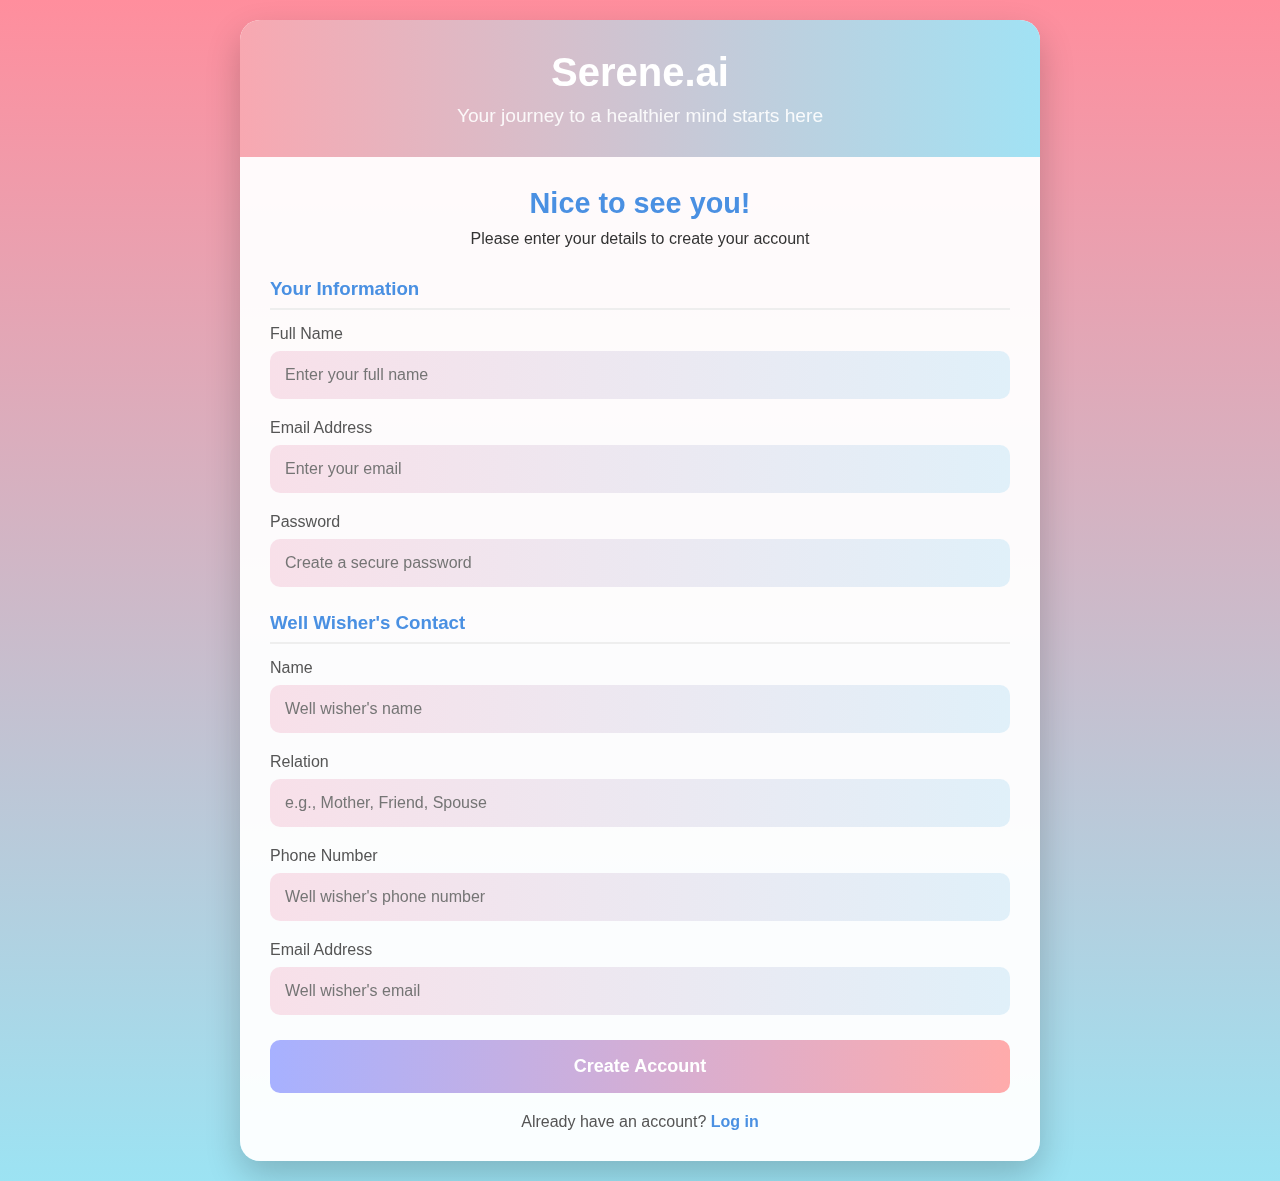
<file: SIH Frontend 2/index.html>
<!DOCTYPE html>
<html lang="en">
<head>
    <meta charset="UTF-8">
    <meta name="viewport" content="width=device-width, initial-scale=1.0">
    <title>Serene.ai - Home</title>
    <link rel="stylesheet" href="style.css">
    <style>
        .greeting-section {
            background: #fdf0f4;
            border-radius: 15px;
            padding: 20px;
            margin-bottom: 20px;
            text-align: center;
        }

        .greeting-section h2 {
            font-size: 1.5rem;
            color: #333;
            margin-bottom: 15px;
        }

        .emoji-container {
            display: flex;
            justify-content: space-around;
            margin-bottom: 15px;
        }

        .emoji-button {
            font-size: 2.5rem;
            cursor: pointer;
            transition: transform 0.2s ease-in-out;
        }

        .emoji-button:hover {
            transform: scale(1.2);
        }

        .button-group a.btn {
            padding: 20px;
            margin-top: 15px;
        }

        .button-group .talk-serene {
            background: #6e8efb;
            color: white;
        }

        .button-group .meditation {
            background: #4fc197;
        }

        .button-group .journal {
            background: #d0af7a;
        }

        .button-group .counseling {
            background: #f69fa1;
        }

        .button-group .community {
            background: #e691d3;
        }
    </style>
</head>
<body>
    <ul class="bubbles">
        <li></li>
        <li></li>
        <li></li>
        <li></li>
        <li></li>
        <li></li>
        <li></li>
        <li></li>
        <li></li>
        <li></li>
    </ul>

    <div class="container">
        <div class="header">
            <h1>Mellow</h1>
            <p>Your journey to a healthier mind starts here</p>
        </div>

        <div class="content-section">
            <div class="home-content">
                <div class="greeting-section">
                    <h2 id="welcome-message">Hello,</h2>
                    <h2>How are you feeling today?</h2>
                    <div class="emoji-container">
                        <span class="emoji-button" data-feeling="happy">😃</span>
                        <span class="emoji-button" data-feeling="calm">😌</span>
                        <span class="emoji-button" data-feeling="neutral">😐</span>
                        <span class="emoji-button" data-feeling="sad">😞</span>
                        <span class="emoji-button" data-feeling="anxious">😰</span>
                    </div>
                </div>

                <div class="button-group">
                    <a href="serene.html" class="btn talk-serene">Talk to Serene.ai</a>
                    <a href="meditations.html" class="btn meditation">Meditation</a>
                    <a href="journal.html" class="btn journal">Journal</a>
                    <a href="book.html" class="btn counseling">Book Counseling</a>
                    <a href="community.html" class="btn community">Community</a>
                </div>
            </div>
        </div>
    </div>

    <div class="footer">
        <p><a href="privacy.html">Privacy</a> | <a href="#">Contact</a></p>
    </div>

    <script>
        function logout() {
            localStorage.removeItem('userData');
            window.location.href = 'login-signup.html';
        }

        window.addEventListener('load', () => {
            const storedData = localStorage.getItem('userData');
            const welcomeMessage = document.getElementById('welcome-message');

            if (storedData) {
                const userData = JSON.parse(storedData);
                welcomeMessage.textContent = `Hello, ${userData.name}!`;
            } else {
                window.location.href = 'login-signup.html';
            }
        });

        const emojis = document.querySelectorAll('.emoji-button');
        emojis.forEach(emoji => {
            emoji.addEventListener('click', () => {
                const feeling = emoji.getAttribute('data-feeling');
                let message = "";

                switch (feeling) {
                    case 'sad':
                        message = "It's okay to feel this way. Connecting with Serene.ai or reaching out in the community may provide valuable support.";
                        break;
                    case 'anxious':
                        message = "Feeling anxious is challenging. Consider booking a confidential counseling session to talk with a professional.";
                        break;
                    case 'happy':
                        message = "We're happy to hear that! How about documenting your positive thoughts in a gratitude note within your Journal?";
                        break;
                    case 'calm':
                        message = "What a wonderful state of mind. Maintaining this feeling is important. Explore a new guided meditation or add a relaxing note to your Journal.";
                        break;
                    case 'neutral':
                        message = "Exploring your inner state can be enlightening. A brief meditation can often help you gain perspective.";
                        break;
                }
                alert(message);
            });
        });
    </script>
    <!-- === Backend integration: log mood to API === -->
    <script>
    // Set API base URL (local dev; change later for deployed backend)
    const API_BASE = "http://127.0.0.1:8000/v1";

    // Helper function for fetch with error handling
    async function jsonFetch(url, opts = {}) {
        const res = await fetch(url, {
        headers: { "Content-Type": "application/json", ...(opts.headers||{}) },
        ...opts
        });
        if (!res.ok) throw new Error(await res.text().catch(()=> res.statusText));
        try { return await res.json(); } catch { return null; }
    }

    // Map UI feelings to backend moods
    const FEELING_TO_MOOD = { happy: "happy", calm: "happy", neutral: "neutral", sad: "sad", anxious: "sad" };

    // Attach click handlers after DOM is loaded
    window.addEventListener("DOMContentLoaded", () => {
        document.querySelectorAll(".emoji-button").forEach(el => {
        el.addEventListener("click", async () => {
            const feeling = el.getAttribute("data-feeling");
            const mood = FEELING_TO_MOOD[feeling] || "neutral";

            // Grab alias from localStorage or fallback
            const alias = (() => {
            try { return (JSON.parse(localStorage.getItem("userData"))||{}).name || "A Student"; }
            catch { return "A Student"; }
            })();

            const url = `${API_BASE}/moods`;
            console.log("Posting mood →", url, { mood, alias });  // debug log

            try {
            await jsonFetch(url, {
                method: "POST",
                body: JSON.stringify({ mood, alias })
            });
            console.log("Mood logged successfully");
            } catch (e) {
            console.warn("Mood log failed:", e.message);
            }
        });
        });
    });
    </script>

</body>
</html>
</file>
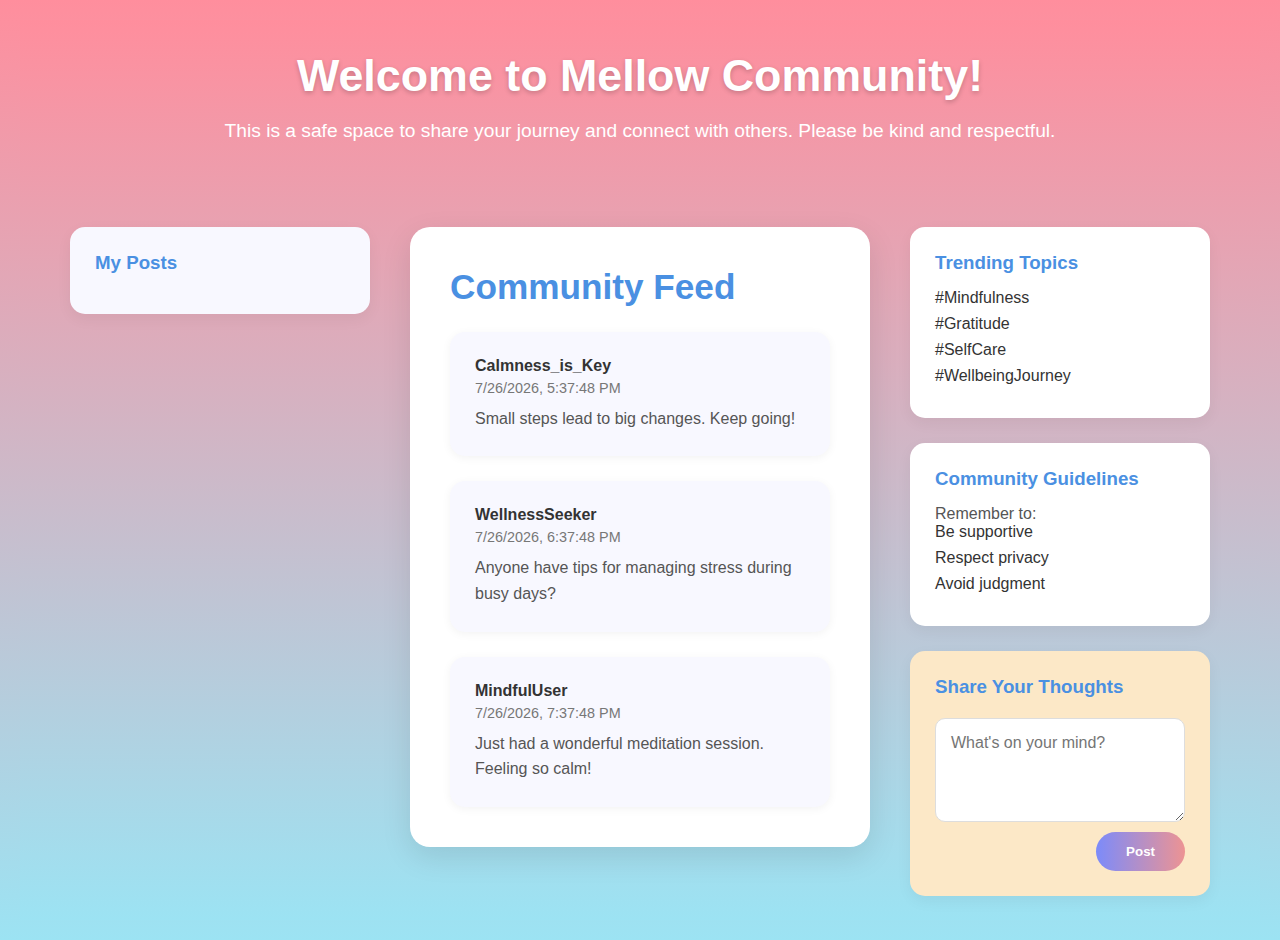
<file: SIH Frontend 2/community.html>
<!DOCTYPE html>
<html lang="en">
<head>
    <meta charset="UTF-8">
    <meta name="viewport" content="width=device-width, initial-scale=1.0">
    <title>Mellow - Community</title>
    <link rel="stylesheet" href="style.css">
    <link rel="stylesheet" href="https://cdnjs.cloudflare.com/ajax/libs/font-awesome/6.0.0-beta3/css/all.min.css">
</head>
<body>
    <div class="community-page-wrapper">
        <div class="welcome-banner">
            <h2>Welcome to Mellow Community!</h2>
            <p>This is a safe space to share your journey and connect with others. Please be kind and respectful.</p>
        </div>

        <div class="community-container">
            <div class="community-sidebar left-sidebar">
                <div class="sidebar-card my-posts-card">
                    <h3>My Posts</h3>
                    <div id="my-posts-feed">
                    </div>
                </div>
            </div>

            <div class="community-main">
                <h2 class="community-title">Community Feed</h2>
                <div class="post-feed" id="community-feed">
                </div>
            </div>

            <div class="community-sidebar right-sidebar">
                <div class="sidebar-card">
                    <h3>Trending Topics</h3>
                    <ul>
                        <li>#Mindfulness</li>
                        <li>#Gratitude</li>
                        <li>#SelfCare</li>
                        <li>#WellbeingJourney</li>
                    </ul>
                </div>
                <div class="sidebar-card">
                    <h3>Community Guidelines</h3>
                    <p>Remember to:</p>
                    <ul>
                        <li>Be supportive</li>
                        <li>Respect privacy</li>
                        <li>Avoid judgment</li>
                    </ul>
                </div>
                <div class="sidebar-card post-form-card">
                    <h3>Share Your Thoughts</h3>
                    <div class="post-form">
                        <textarea id="post-content" placeholder="What's on your mind?" rows="4"></textarea>
                        <button id="post-btn">Post</button>
                    </div>
                </div>
            </div>
        </div>
    </div>
    <script>
        document.addEventListener('DOMContentLoaded', () => {
            const postBtn = document.getElementById('post-btn');
            const postContent = document.getElementById('post-content');
            const communityFeed = document.getElementById('community-feed');
            const myPostsFeed = document.getElementById('my-posts-feed');
            
            const USER_ID = "current_user"; // Placeholder for a unique user ID

            // Dummy posts for demonstration
            const dummyPosts = [
                { id: 'p1', author: 'MindfulUser', content: 'Just had a wonderful meditation session. Feeling so calm!', date: new Date(Date.now() - 3600000).toISOString(), userId: 'user1' },
                { id: 'p2', author: 'WellnessSeeker', content: 'Anyone have tips for managing stress during busy days?', date: new Date(Date.now() - 7200000).toISOString(), userId: 'user2' },
                { id: 'p3', author: 'Calmness_is_Key', content: 'Small steps lead to big changes. Keep going!', date: new Date(Date.now() - 10800000).toISOString(), userId: 'user3' },
            ];
            
            // Initial placeholder for posts
            if (!localStorage.getItem('myCommunityPosts')) {
                localStorage.setItem('myCommunityPosts', JSON.stringify([]));
            }
            if (!localStorage.getItem('dummyPosts')) {
                localStorage.setItem('dummyPosts', JSON.stringify(dummyPosts));
            }

            function loadPosts() {
                const myPosts = JSON.parse(localStorage.getItem('myCommunityPosts')) || [];
                const communityPosts = JSON.parse(localStorage.getItem('dummyPosts')) || [];
                
                myPostsFeed.innerHTML = '';
                
                communityFeed.innerHTML = '';
                
                // Load my posts
                myPosts.forEach(post => {
                    const postElement = document.createElement('div');
                    postElement.className = 'post-item my-post-item';
                    postElement.innerHTML = `
                        <div class="post-header">
                            <div class="post-meta-container">
                                <span class="post-author">${post.author}</span>
                                <span class="post-date">${new Date(post.date).toLocaleString()}</span>
                            </div>
                            <button class="delete-btn" data-id="${post.id}"><i class="fas fa-times"></i></button>
                        </div>
                        <p class="post-content-text">${post.content}</p>
                    `;
                    myPostsFeed.prepend(postElement);
                });

                // Load community posts
                communityPosts.forEach(post => {
                    const postElement = document.createElement('div');
                    postElement.className = 'post-item';
                    postElement.innerHTML = `
                        <div class="post-header">
                            <div class="post-meta-container">
                                <span class="post-author">${post.author}</span>
                                <span class="post-date">${new Date(post.date).toLocaleString()}</span>
                            </div>
                        </div>
                        <p class="post-content-text">${post.content}</p>
                    `;
                    communityFeed.prepend(postElement);
                });
            }

            function addPost() {
                const content = postContent.value.trim();
                if (content === "") {
                    alert("Your post can't be empty.");
                    return;
                }

                const myPosts = JSON.parse(localStorage.getItem('myCommunityPosts')) || [];
                const userData = JSON.parse(localStorage.getItem('userData'));
                const author = (userData && userData.name) ? userData.name : 'Anonymous';

                const newPost = {
                    id: Date.now().toString(),
                    author: author,
                    content: content,
                    date: new Date().toISOString(),
                    userId: USER_ID
                };

                myPosts.unshift(newPost);
                localStorage.setItem('myCommunityPosts', JSON.stringify(myPosts));

                postContent.value = '';
                loadPosts();
            }

            function deletePost(postId) {
                let myPosts = JSON.parse(localStorage.getItem('myCommunityPosts')) || [];
                myPosts = myPosts.filter(post => post.id !== postId);
                localStorage.setItem('myCommunityPosts', JSON.stringify(myPosts));
                loadPosts();
            }

            postBtn.addEventListener('click', addPost);

            // Event listener for delete buttons
            myPostsFeed.addEventListener('click', (e) => {
                if (e.target.closest('.delete-btn')) {
                    const postId = e.target.closest('.delete-btn').dataset.id;
                    if (confirm("Are you sure you want to delete this post?")) {
                        deletePost(postId);
                    }
                }
            });

            loadPosts();
        });
    </script>
    <!-- === Backend integration: community feed & submit === -->
    <script>
    const API_BASE = "http://127.0.0.1:8000/v1";  // change later
    async function jsonFetch(url, opts = {}) {
        const res = await fetch(url, { headers: { "Content-Type":"application/json" }, ...opts });
        if (!res.ok) throw new Error(await res.text().catch(()=> res.statusText));
        try { return await res.json(); } catch { return null; }
    }
    const esc = s => s.replace(/[<>&]/g, c => ({'<':'&lt;','>':'&gt;','&':'&amp;'}[c]));

    // augment existing loadPosts() by also pulling server "live" posts
    (function integrateCommunity(){
        const communityFeed = document.getElementById('community-feed');
        const postBtn       = document.getElementById('post-btn');
        const postContent   = document.getElementById('post-content');

        async function loadServerFeed(){
        try {
            const posts = await jsonFetch(`${API_BASE}/posts?status=live`);
            if (!Array.isArray(posts)) return;
            // Clear server section & append posts from API at the top
            const server = document.createElement('div');
            server.setAttribute('data-server-feed','1');
            server.innerHTML = posts.map(p => `
            <div class="post-item">
                <div class="post-header">
                <div class="post-meta-container">
                    <span class="post-author">${esc(p.alias || 'Anonymous')}</span>
                    <span class="post-date">${new Date(p.created_at).toLocaleString()}</span>
                </div>
                </div>
                <p class="post-content-text">${esc(p.body)}</p>
            </div>
            `).join('');
            // remove older server feed block if present, then prepend
            const old = communityFeed.querySelector('[data-server-feed]');
            if (old) old.remove();
            communityFeed.prepend(server);
        } catch (e) {
            console.warn("Could not load server community feed:", e.message);
        }
        }

        async function submitToServer(){
        const body = postContent.value.trim();
        if (body.length < 10) return; // your local validation already handles alert
        const alias = (() => {
            try { return (JSON.parse(localStorage.getItem('userData'))||{}).name || "Anonymous"; }
            catch { return "Anonymous"; }
        })();
        try {
            await jsonFetch(`${API_BASE}/posts`, {
            method: "POST",
            body: JSON.stringify({ category: "General", body, anon: true, alias })
            });
            // server keeps it pending; your local UI will still show local "My Posts"
            // re-pull live feed (so any pre-approved seed items show)
            loadServerFeed();
        } catch (e) {
            console.warn("Post submit (server) failed:", e.message);
        }
        }

        // Hook on top of your existing addPost() button
        if (postBtn) {
        postBtn.addEventListener('click', () => { submitToServer(); });
        }

        // Load server feed once on page load (alongside your local dummy feed)
        loadServerFeed();
    })();
    </script>
</body>
</html>
</file>
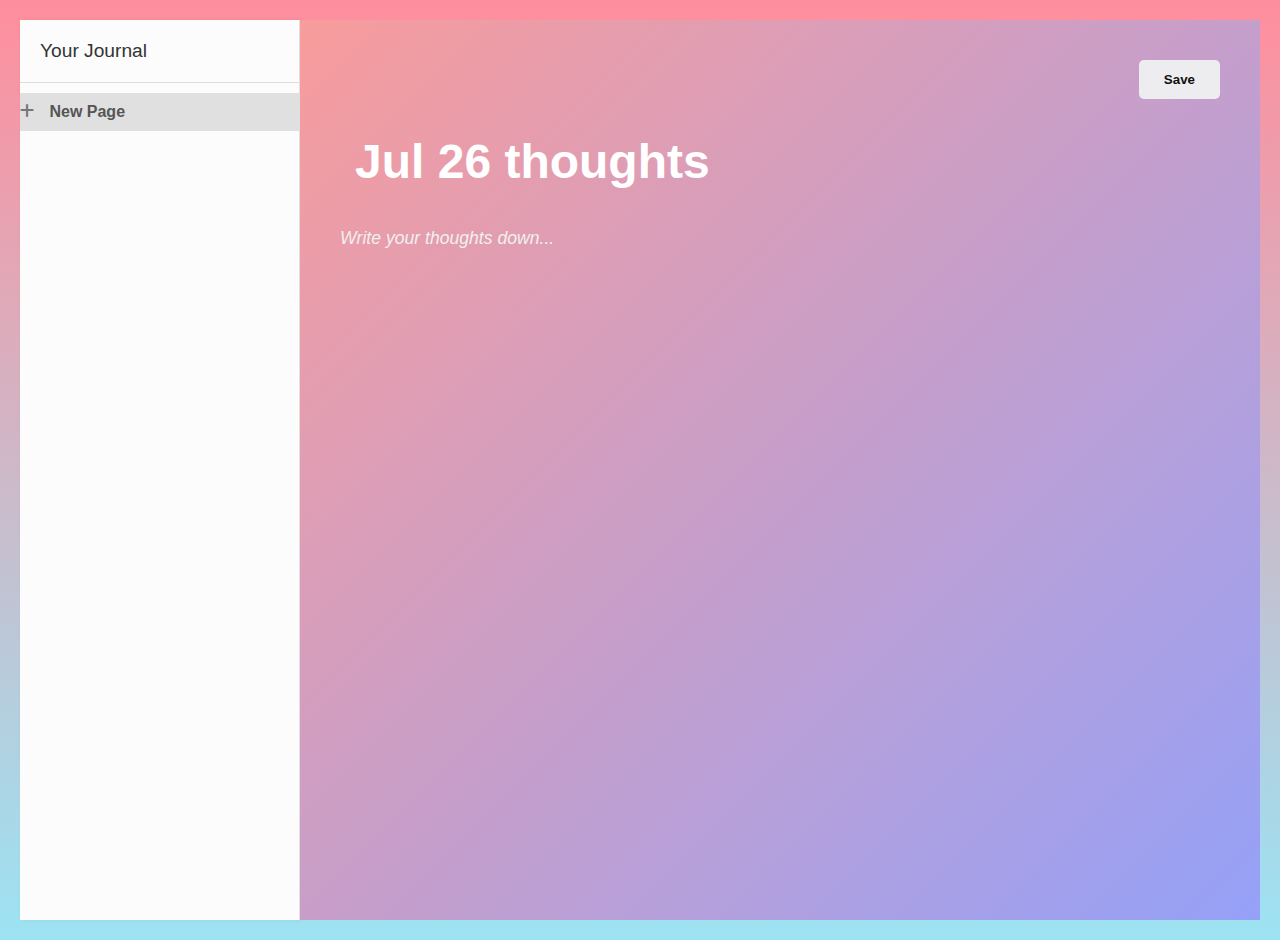
<file: SIH Frontend 2/journal.html>
<!DOCTYPE html>
<html lang="en">
<head>
    <meta charset="UTF-8">
    <meta name="viewport" content="width=device-width, initial-scale=1.0">
    <title>Mellow - Journal</title>
    <link rel="stylesheet" href="style.css">
    <link rel="stylesheet" href="https://cdnjs.cloudflare.com/ajax/libs/font-awesome/6.0.0-beta3/css/all.min.css">
</head>
<body>
    <div class="journal-container">
        <div class="journal-sidebar">
            <div class="sidebar-header">
                <h2 id="user-name"></h2>
            </div>
            <div class="sidebar-menu">
                <a href="#" class="sidebar-item active" id="new-entry-btn">
                    <i class="fas fa-plus"></i> New Page
                </a>
                <div id="journal-list">
                </div>
            </div>
        </div>

        <div class="journal-content">
            <div class="content-header">
                <div class="header-left">
                </div>
                <div class="header-right">
                    <button id="save-btn" class="journal-btn">Save</button>
                </div>
            </div>

            <div class="content-body">
                <input type="text" id="journal-title" class="journal-title-input" placeholder="Untitled">
                <div id="journal-editor" class="journal-editor" contenteditable="true" placeholder="Write your thoughts down..."></div>
            </div>
        </div>
    </div>
    
    <script>
        document.addEventListener('DOMContentLoaded', () => {
            const userNameEl = document.getElementById('user-name');
            const journalList = document.getElementById('journal-list');
            const newEntryBtn = document.getElementById('new-entry-btn');
            const journalTitleInput = document.getElementById('journal-title');
            const journalEditor = document.getElementById('journal-editor');
            const saveBtn = document.getElementById('save-btn');
            
            let currentEntryId = null;

            // Set user's name from local storage
            const userData = JSON.parse(localStorage.getItem('userData'));
            if (userData && userData.name) {
                userNameEl.textContent = `${userData.name}'s Journal`;
            } else {
                userNameEl.textContent = "Your Journal";
            }

            // Load saved entries on page load
            loadEntries();
            newEntry();

            function loadEntries() {
                journalList.innerHTML = '';
                const entries = JSON.parse(localStorage.getItem('journalEntries')) || [];
                
                // Add a delete button to each entry in the list
                entries.forEach(entry => {
                    const entryWrapper = document.createElement('div');
                    entryWrapper.className = 'sidebar-item-wrapper';

                    const entryLink = document.createElement('a');
                    entryLink.href = '#';
                    entryLink.className = 'sidebar-item';
                    entryLink.dataset.id = entry.id;
                    entryLink.textContent = entry.title || 'Untitled';
                    entryLink.addEventListener('click', () => {
                        openEntry(entry.id);
                    });
                    
                    const deleteButton = document.createElement('span');
                    deleteButton.className = 'delete-journal-btn';
                    deleteButton.innerHTML = '<i class="fas fa-times"></i>';
                    deleteButton.addEventListener('click', (e) => {
                        e.stopPropagation(); // Prevents the entry from being opened
                        if (confirm('Are you sure you want to delete this journal entry?')) {
                            deleteEntry(entry.id);
                        }
                    });

                    entryWrapper.appendChild(entryLink);
                    entryWrapper.appendChild(deleteButton);
                    journalList.appendChild(entryWrapper);
                });
            }

            function newEntry() {
                const today = new Date().toLocaleDateString('en-US', {
                    month: 'short',
                    day: 'numeric'
                });
                const defaultTitle = `${today} thoughts`;
                
                journalTitleInput.value = defaultTitle;
                journalEditor.innerHTML = '';
                currentEntryId = null;

                const activeItem = document.querySelector('.sidebar-item.active');
                if (activeItem) activeItem.classList.remove('active');
                newEntryBtn.classList.add('active');
            }

            function openEntry(id) {
                const entries = JSON.parse(localStorage.getItem('journalEntries'));
                const entry = entries.find(e => e.id === id);
                if (entry) {
                    journalTitleInput.value = entry.title;
                    journalEditor.innerHTML = entry.content;
                    currentEntryId = id;

                    const activeItem = document.querySelector('.sidebar-item.active');
                    if (activeItem) activeItem.classList.remove('active');
                    document.querySelector(`.sidebar-item[data-id='${id}']`).classList.add('active');
                }
            }

            function saveEntry() {
                const entries = JSON.parse(localStorage.getItem('journalEntries')) || [];
                const title = journalTitleInput.value || 'Untitled';
                const content = journalEditor.innerHTML;

                if (!content.trim()) {
                    alert('Please write something before saving.');
                    return;
                }

                if (currentEntryId) {
                    // Update existing entry
                    const entryIndex = entries.findIndex(e => e.id === currentEntryId);
                    if (entryIndex > -1) {
                        entries[entryIndex].title = title;
                        entries[entryIndex].content = content;
                    }
                } else {
                    // Create new entry
                    const newEntry = {
                        id: Date.now(),
                        title: title,
                        content: content,
                        date: new Date().toISOString()
                    };
                    entries.unshift(newEntry);
                }

                localStorage.setItem('journalEntries', JSON.stringify(entries));
                loadEntries();
                alert('Journal entry saved!');
            }

            function deleteEntry(id) {
                let entries = JSON.parse(localStorage.getItem('journalEntries')) || [];
                entries = entries.filter(entry => entry.id !== id);
                localStorage.setItem('journalEntries', JSON.stringify(entries));
                
                if (currentEntryId === id) {
                    newEntry(); // Open a new blank entry if the deleted one was active
                }
                loadEntries();
            }

            newEntryBtn.addEventListener('click', (e) => {
                e.preventDefault();
                newEntry();
            });

            saveBtn.addEventListener('click', saveEntry);
        });
    </script>
    <!-- === Backend integration: journal save/list === -->
    <script>
    const API_BASE = "http://127.0.0.1:8000/v1";  // change later
    async function jsonFetch(url, opts = {}) {
        const res = await fetch(url, { headers: { "Content-Type":"application/json" }, ...opts });
        if (!res.ok) throw new Error(await res.text().catch(()=> res.statusText));
        try { return await res.json(); } catch { return null; }
    }

    (function integrateJournal(){
        const journalList   = document.getElementById('journal-list');
        const journalTitle  = document.getElementById('journal-title');
        const journalEditor = document.getElementById('journal-editor');
        const saveBtn       = document.getElementById('save-btn');

        function getAlias(){
        try { return (JSON.parse(localStorage.getItem('userData'))||{}).name || "A Student"; }
        catch { return "A Student"; }
        }

        async function loadServerEntries(){
        const alias = getAlias();
        try {
            const rows = await jsonFetch(`${API_BASE}/journal?user_alias=${encodeURIComponent(alias)}`);
            if (!Array.isArray(rows)) return;
            // Render server entries at the top of the sidebar (non-destructive)
            const block = document.createElement('div');
            block.setAttribute('data-server-journal','1');
            rows.forEach(e => {
            const a = document.createElement('a');
            a.href = '#';
            a.className = 'sidebar-item';
            a.textContent = e.user_alias + " — " + new Date(e.created_at).toLocaleString();
            a.addEventListener('click', ev => {
                ev.preventDefault();
                journalTitle.value   = e.user_alias + " — " + new Date(e.created_at).toLocaleString();
                journalEditor.innerHTML = e.text;
            });
            block.appendChild(a);
            });
            const old = journalList.querySelector('[data-server-journal]');
            if (old) old.remove();
            journalList.prepend(block);
        } catch (e) {
            console.warn("Journal list (server) failed:", e.message);
        }
        }

        async function saveToServer(){
        const alias = getAlias();
        const text  = journalEditor.innerHTML.trim();
        if (!text) return;
        try {
            await jsonFetch(`${API_BASE}/journal`, {
            method: "POST",
            body: JSON.stringify({ user_alias: alias, text })
            });
            // refresh server list
            loadServerEntries();
        } catch (e) {
            console.warn("Journal save (server) failed:", e.message);
        }
        }

        if (saveBtn) saveBtn.addEventListener('click', () => saveToServer());
        // initial load
        loadServerEntries();
    })();
    </script>
</body>
</html>
</file>
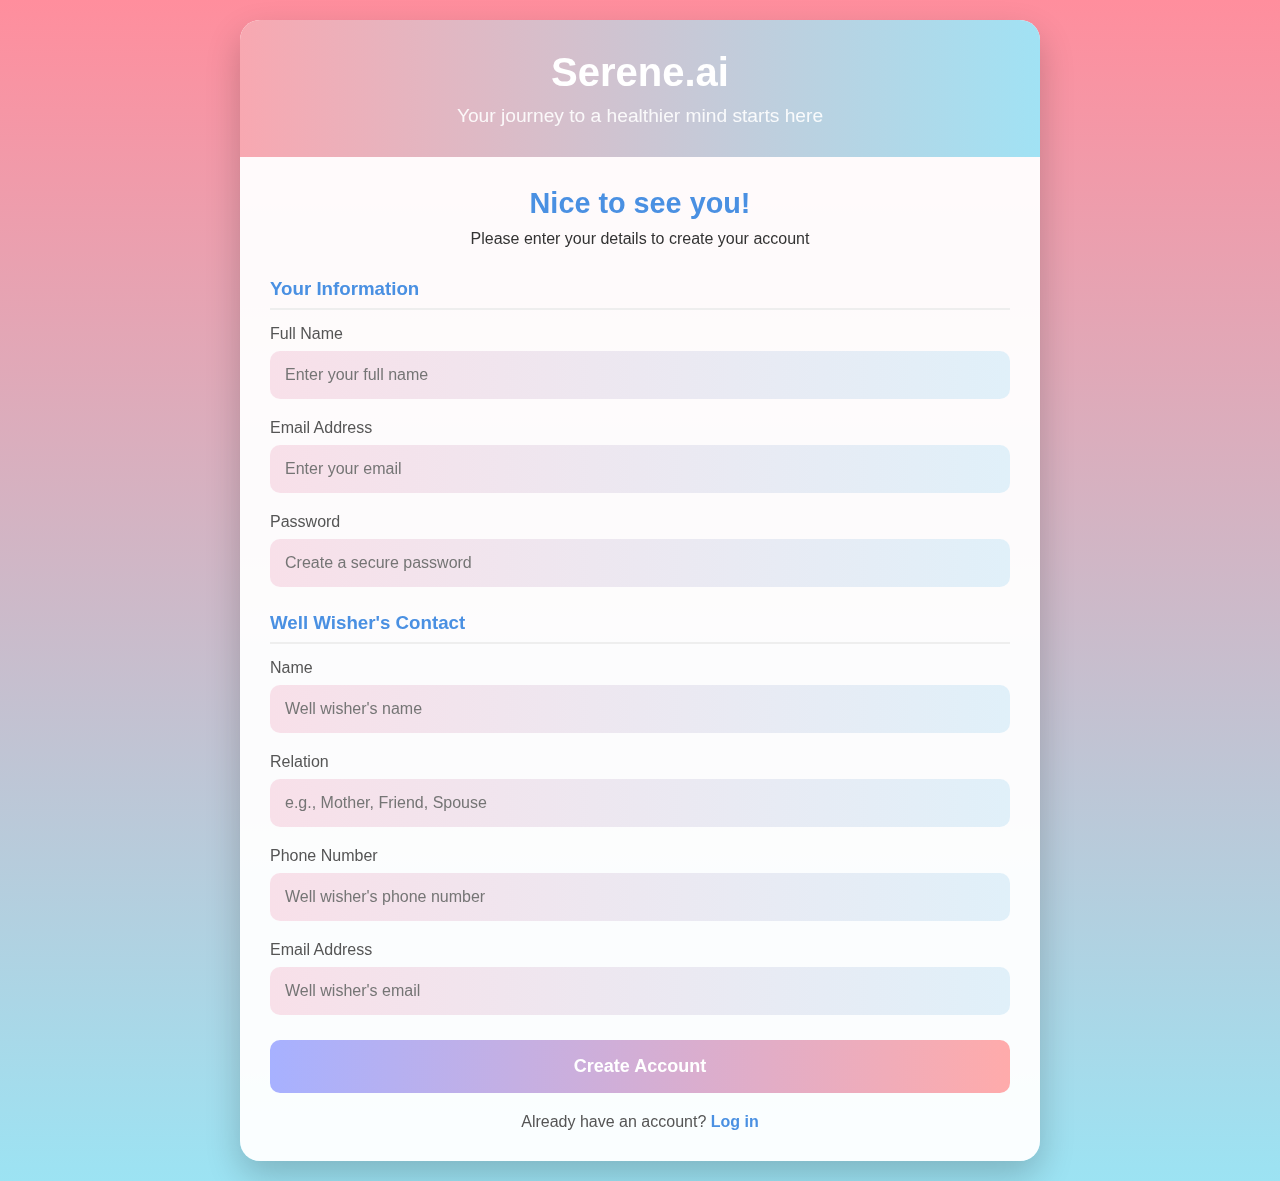
<file: SIH Frontend 2/login-signup.html>
<!DOCTYPE html>
<html lang="en">
<head>
    <meta charset="UTF-8">
    <meta name="viewport" content="width=device-width, initial-scale=1.0">
    <title>Mellow - Log In / Sign Up</title>
    <link rel="stylesheet" href="style.css">
</head>
<body>
    <ul class="bubbles">
        <li></li>
        <li></li>
        <li></li>
        <li></li>
        <li></li>
        <li></li>
        <li></li>
        <li></li>
        <li></li>
        <li></li>
    </ul>

    <div class="container">
        <div class="header">
            <h1>Serene.ai</h1>
            <p>Your journey to a healthier mind starts here</p>
        </div>

        <div id="auth-section" class="content-section">
            <div class="welcome-text">
                <h2 id="dynamic-title"></h2>
                <p id="dynamic-subtitle"></p>
            </div>

            <form id="login-form">
                <div class="form-section">
                    <div class="input-group">
                        <label for="email-login">Email Address</label>
                        <input type="email" id="email-login" required placeholder="Enter your email">
                    </div>
                    <div class="input-group">
                        <label for="password-login">Password</label>
                        <input type="password" id="password-login" required placeholder="Enter your password">
                    </div>
                </div>
                <button type="submit" class="btn">Log In</button>
                <div class="form-link">
                    <span>Don't have an account? </span><a href="#" id="show-signup">Sign up</a>
                </div>
            </form>

            <form id="signup-form" class="hidden">
                <div class="form-section">
                    <h3>Your Information</h3>
                    <div class="input-group">
                        <label for="name-signup">Full Name</label>
                        <input type="text" id="name-signup" required placeholder="Enter your full name">
                    </div>
                    <div class="input-group">
                        <label for="email-signup">Email Address</label>
                        <input type="email" id="email-signup" required placeholder="Enter your email">
                    </div>
                    <div class="input-group">
                        <label for="password-signup">Password</label>
                        <input type="password" id="password-signup" required placeholder="Create a secure password">
                    </div>
                </div>
                <div class="form-section">
                    <h3>Well Wisher's Contact</h3>
                    <div class="input-group">
                        <label for="wisher-name-signup">Name</label>
                        <input type="text" id="wisher-name-signup" required placeholder="Well wisher's name">
                    </div>
                    <div class="input-group">
                        <label for="wisher-relation-signup">Relation</label>
                        <input type="text" id="wisher-relation-signup" required placeholder="e.g., Mother, Friend, Spouse">
                    </div>
                    <div class="input-group">
                        <label for="wisher-phone-signup">Phone Number</label>
                        <input type="tel" id="wisher-phone-signup" required placeholder="Well wisher's phone number">
                    </div>
                    <div class="input-group">
                        <label for="wisher-email-signup">Email Address</label>
                        <input type="email" id="wisher-email-signup" required placeholder="Well wisher's email">
                    </div>
                </div>
                <button type="submit" class="btn">Create Account</button>
                <div class="form-link">
                    <span>Already have an account? </span><a href="#" id="show-login">Log in</a>
                </div>
            </form>
        </div>
    </div>
    
    <div class="footer">
        <p><a href="privacy.html">Privacy</a> | <a href="#">Contact</a></p>
    </div>

    <script src="script.js"></script>
</body>
</html>
</file>
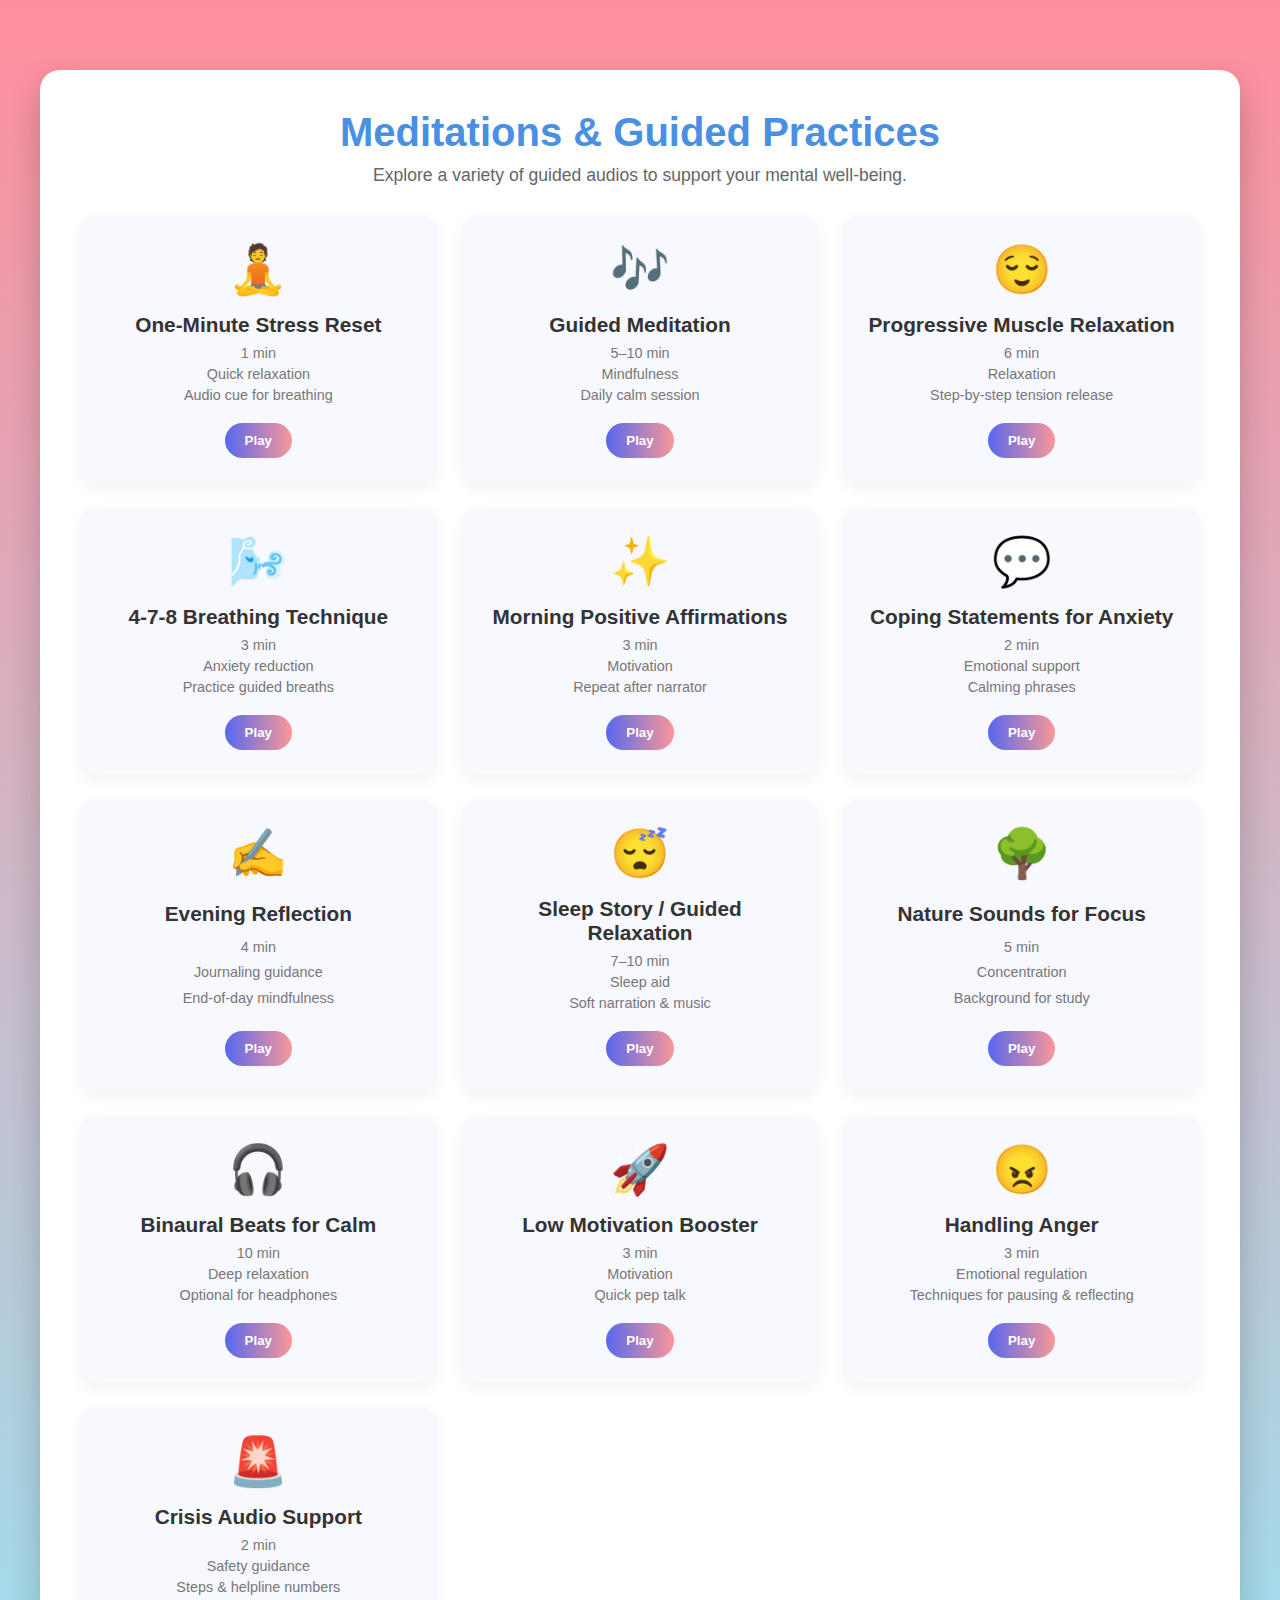
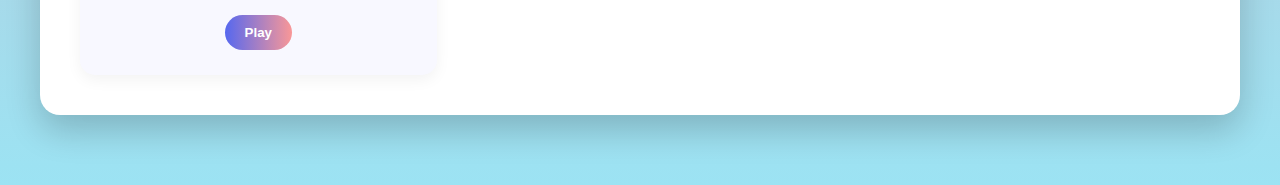
<file: SIH Frontend 2/meditations.html>
<!DOCTYPE html>
<html lang="en">
<head>
    <meta charset="UTF-8">
    <meta name="viewport" content="width=device-width, initial-scale=1.0">
    <title>Mellow - Meditations & Resources</title>
    <link rel="stylesheet" href="style.css">
</head>
<body>
    <div class="meditation-page-container">
        <div class="meditation-header">
            <h2>Meditations & Guided Practices</h2>
            <p>Explore a variety of guided audios to support your mental well-being.</p>
        </div>
        <div class="meditation-grid">
            <div class="meditation-card">
                <div class="card-icon">🧘</div>
                <h3 class="card-title">One-Minute Stress Reset</h3>
                <p class="card-duration">1 min</p>
                <p class="card-purpose">Quick relaxation</p>
                <p class="card-notes">Audio cue for breathing</p>
                <button class="play-btn">Play</button>
            </div>
            <div class="meditation-card">
                <div class="card-icon">🎶</div>
                <h3 class="card-title">Guided Meditation</h3>
                <p class="card-duration">5–10 min</p>
                <p class="card-purpose">Mindfulness</p>
                <p class="card-notes">Daily calm session</p>
                <button class="play-btn">Play</button>
            </div>
            <div class="meditation-card">
                <div class="card-icon">😌</div>
                <h3 class="card-title">Progressive Muscle Relaxation</h3>
                <p class="card-duration">6 min</p>
                <p class="card-purpose">Relaxation</p>
                <p class="card-notes">Step-by-step tension release</p>
                <button class="play-btn">Play</button>
            </div>
            <div class="meditation-card">
                <div class="card-icon">🌬️</div>
                <h3 class="card-title">4-7-8 Breathing Technique</h3>
                <p class="card-duration">3 min</p>
                <p class="card-purpose">Anxiety reduction</p>
                <p class="card-notes">Practice guided breaths</p>
                <button class="play-btn">Play</button>
            </div>
            <div class="meditation-card">
                <div class="card-icon">✨</div>
                <h3 class="card-title">Morning Positive Affirmations</h3>
                <p class="card-duration">3 min</p>
                <p class="card-purpose">Motivation</p>
                <p class="card-notes">Repeat after narrator</p>
                <button class="play-btn">Play</button>
            </div>
            <div class="meditation-card">
                <div class="card-icon">💬</div>
                <h3 class="card-title">Coping Statements for Anxiety</h3>
                <p class="card-duration">2 min</p>
                <p class="card-purpose">Emotional support</p>
                <p class="card-notes">Calming phrases</p>
                <button class="play-btn">Play</button>
            </div>
            <div class="meditation-card">
                <div class="card-icon">✍️</div>
                <h3 class="card-title">Evening Reflection</h3>
                <p class="card-duration">4 min</p>
                <p class="card-purpose">Journaling guidance</p>
                <p class="card-notes">End-of-day mindfulness</p>
                <button class="play-btn">Play</button>
            </div>
            <div class="meditation-card">
                <div class="card-icon">😴</div>
                <h3 class="card-title">Sleep Story / Guided Relaxation</h3>
                <p class="card-duration">7–10 min</p>
                <p class="card-purpose">Sleep aid</p>
                <p class="card-notes">Soft narration & music</p>
                <button class="play-btn">Play</button>
            </div>
            <div class="meditation-card">
                <div class="card-icon">🌳</div>
                <h3 class="card-title">Nature Sounds for Focus</h3>
                <p class="card-duration">5 min</p>
                <p class="card-purpose">Concentration</p>
                <p class="card-notes">Background for study</p>
                <button class="play-btn">Play</button>
            </div>
            <div class="meditation-card">
                <div class="card-icon">🎧</div>
                <h3 class="card-title">Binaural Beats for Calm</h3>
                <p class="card-duration">10 min</p>
                <p class="card-purpose">Deep relaxation</p>
                <p class="card-notes">Optional for headphones</p>
                <button class="play-btn">Play</button>
            </div>
            <div class="meditation-card">
                <div class="card-icon">🚀</div>
                <h3 class="card-title">Low Motivation Booster</h3>
                <p class="card-duration">3 min</p>
                <p class="card-purpose">Motivation</p>
                <p class="card-notes">Quick pep talk</p>
                <button class="play-btn">Play</button>
            </div>
            <div class="meditation-card">
                <div class="card-icon">😠</div>
                <h3 class="card-title">Handling Anger</h3>
                <p class="card-duration">3 min</p>
                <p class="card-purpose">Emotional regulation</p>
                <p class="card-notes">Techniques for pausing & reflecting</p>
                <button class="play-btn">Play</button>
            </div>
            <div class="meditation-card">
                <div class="card-icon">🚨</div>
                <h3 class="card-title">Crisis Audio Support</h3>
                <p class="card-duration">2 min</p>
                <p class="card-purpose">Safety guidance</p>
                <p class="card-notes">Steps & helpline numbers</p>
                <button class="play-btn">Play</button>
            </div>
        </div>
    </div>
    <script>
        document.querySelectorAll('.play-btn').forEach(button => {
            button.addEventListener('click', () => {
                const card = button.closest('.meditation-card');
                const title = card.querySelector('.card-title').textContent;
                alert(`You clicked to play "${title}". Audio playback functionality is not implemented yet.`);
            });
        });
    </script>
</body>
</html>
</file>
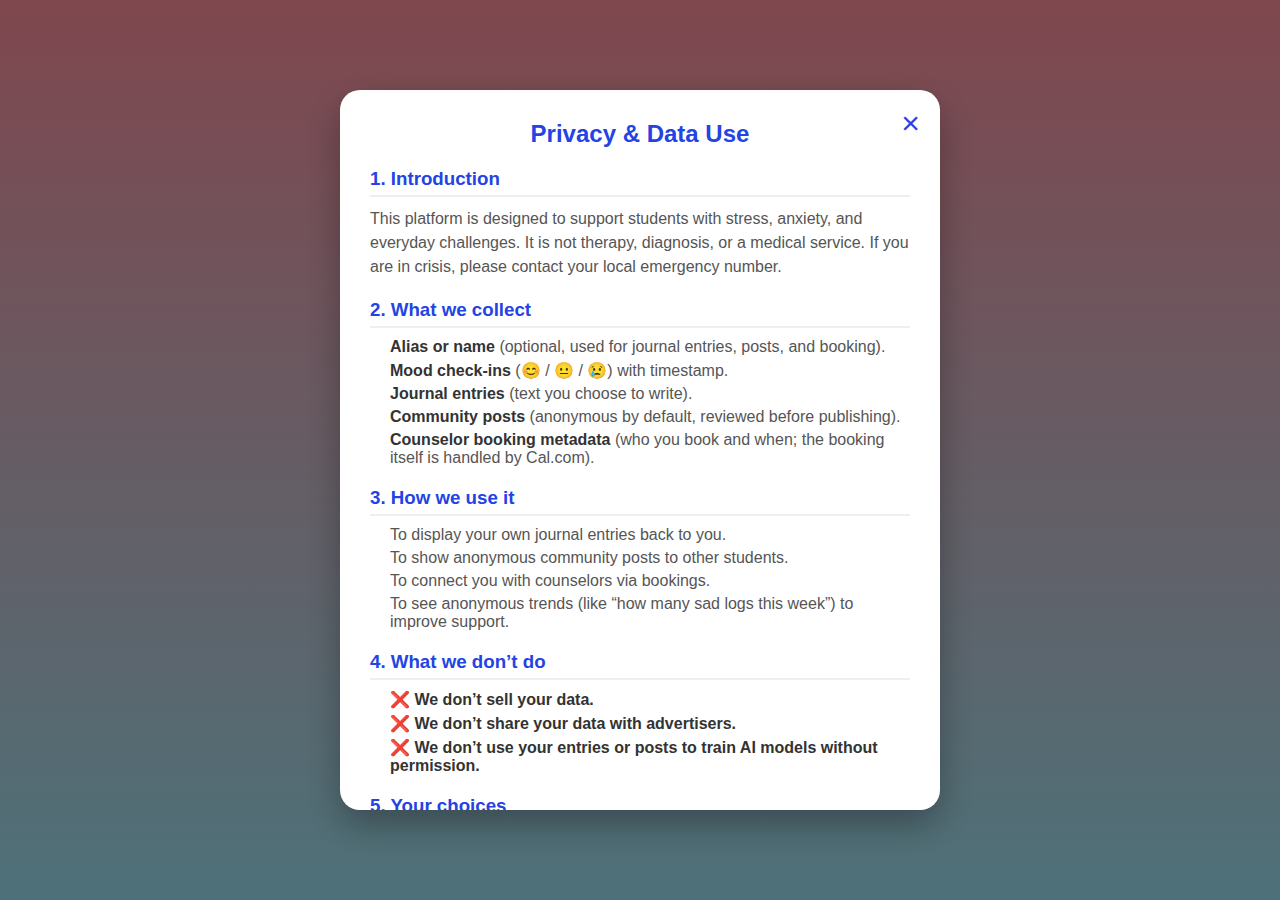
<file: SIH Frontend 2/privacy.html>
<!DOCTYPE html>
<html lang="en">
<head>
    <meta charset="UTF-8">
    <meta name="viewport" content="width=device-width, initial-scale=1.0">
    <title>Mellow - Privacy Policy</title>
    <link rel="stylesheet" href="style.css">
    <style>
        /* This is a basic overlay style. You can move this to your main CSS file. */
        .privacy-overlay {
            position: fixed;
            top: 0;
            left: 0;
            width: 100%;
            height: 100%;
            background: rgba(0, 0, 0, 0.5);
            display: flex;
            justify-content: center;
            align-items: center;
            z-index: 10;
        }

        .privacy-content {
            background: white;
            padding: 30px;
            border-radius: 20px;
            max-width: 600px;
            max-height: 80vh;
            overflow-y: auto;
            box-shadow: 0 15px 35px rgba(0, 0, 0, 0.3);
            position: relative;
        }

        .privacy-content h2 {
            color: #2343e4;
            margin-bottom: 20px;
            text-align: center;
        }

        .privacy-content h3 {
            color: #2343e4;
            border-bottom: 2px solid #eee;
            padding-bottom: 5px;
            margin-top: 20px;
            margin-bottom: 10px;
        }
        
        .privacy-content ul {
            list-style-position: inside;
            padding-left: 20px;
        }

        .privacy-content li {
            margin-bottom: 5px;
            color: #555;
        }
        
        .privacy-content p {
            line-height: 1.5;
            color: #555;
        }

        .privacy-content strong {
            color: #333;
        }

        .privacy-content .close-btn {
            position: absolute;
            top: 10px;
            right: 15px;
            font-size: 2rem;
            color: #2343e4;
            cursor: pointer;
            border: none;
            background: none;
            padding: 5px;
        }
    </style>
</head>
<body>
    <div id="privacy-overlay" class="privacy-overlay">
        <div class="privacy-content">
            <button class="close-btn" onclick="window.location.href='index.html'">&times;</button>
            <h2>Privacy & Data Use</h2>
            
            <h3>1. Introduction</h3>
            <p>This platform is designed to support students with stress, anxiety, and everyday challenges. It is not therapy, diagnosis, or a medical service. If you are in crisis, please contact your local emergency number.</p>
            
            <h3>2. What we collect</h3>
            <ul>
                <li><strong>Alias or name</strong> (optional, used for journal entries, posts, and booking).</li>
                <li><strong>Mood check-ins</strong> (😊 / 😐 / 😢) with timestamp.</li>
                <li><strong>Journal entries</strong> (text you choose to write).</li>
                <li><strong>Community posts</strong> (anonymous by default, reviewed before publishing).</li>
                <li><strong>Counselor booking metadata</strong> (who you book and when; the booking itself is handled by Cal.com).</li>
            </ul>

            <h3>3. How we use it</h3>
            <ul>
                <li>To display your own journal entries back to you.</li>
                <li>To show anonymous community posts to other students.</li>
                <li>To connect you with counselors via bookings.</li>
                <li>To see anonymous trends (like “how many sad logs this week”) to improve support.</li>
            </ul>

            <h3>4. What we don’t do</h3>
            <ul>
                <li><strong>❌ We don’t sell your data.</strong></li>
                <li><strong>❌ We don’t share your data with advertisers.</strong></li>
                <li><strong>❌ We don’t use your entries or posts to train AI models without permission.</strong></li>
            </ul>

            <h3>5. Your choices</h3>
            <ul>
                <li>You can post anonymously at any time.</li>
                <li>You can choose an alias instead of your real name.</li>
                <li>You can request deletion of your journal entries or posts by contacting us.</li>
            </ul>

            <h3>6. Third-party services</h3>
            <ul>
                <li>Cal.com handles bookings and confirmation emails.</li>
                <li>Supabase stores data securely in a managed database.</li>
            </ul>
            <p>These services have their own privacy practices.</p>

            <h3>7. Contact</h3>
            <p>For any privacy concerns or to delete your data, please email us at:<br>
            <a href="mailto:privacy@yourteam.com">📧 privacy@yourteam.com</a></p>
        </div>
    </div>
</body>
</html>
</file>
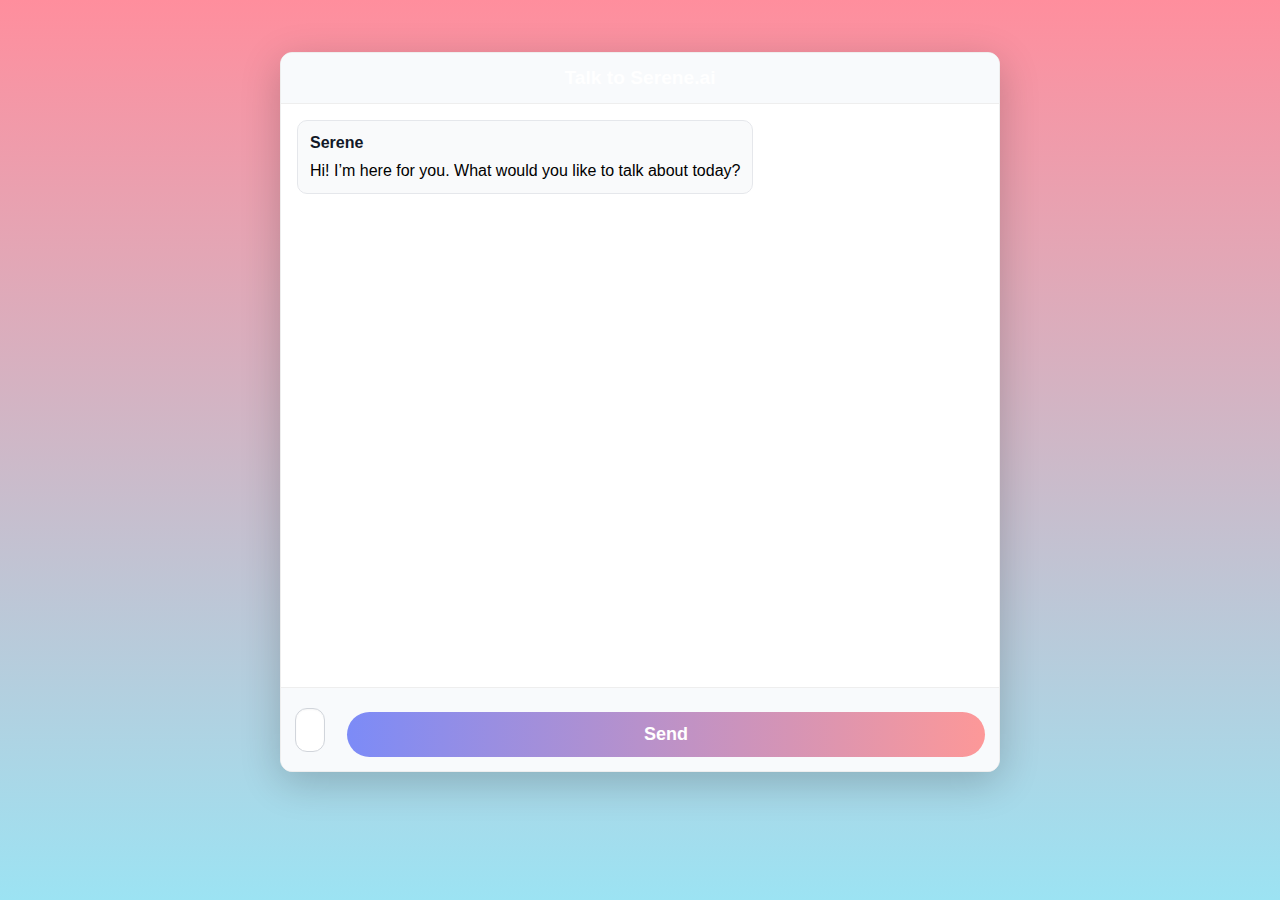
<file: SIH Frontend 2/serene-2.html>
<!DOCTYPE html>
<html lang="en">
<head>
  <meta charset="UTF-8" />
  <meta name="viewport" content="width=device-width, initial-scale=1.0"/>
  <title>Serene.ai - Chat with AI</title>
  <link rel="stylesheet" href="style.css"/>
  <style>
    /* fallback styles if style.css misses these */
    .chat-container {max-width: 720px; margin: 2rem auto; border: 1px solid #eee; border-radius: 12px; overflow: hidden; background:#fff;}
    .chat-header {padding: 14px 16px; font-weight: 700; background: #f8fafc; border-bottom: 1px solid #eee;}
    .chat-box {height: 60vh; overflow-y: auto; padding: 16px; background:#fff;}
    .chat-input {display: flex; gap: 8px; padding: 12px; border-top: 1px solid #eee; background:#f8fafc;}
    .chat-input input {flex: 1; padding: 10px 12px; border: 1px solid #d1d5db; border-radius: 8px;}
    .btn {padding: 10px 14px; background:#0ea5e9; color:#fff; border-radius: 8px; border:0; cursor:pointer;}
    .btn:disabled {opacity: .6; cursor: not-allowed;}
    .message {margin-bottom: 14px;}
    .message .role {font-weight: 600; margin-bottom: 4px;}
    .user-message {background:#ecfeff; border:1px solid #cffafe; padding:10px 12px; border-radius:10px;}
    .ai-message {background:#f9fafb; border:1px solid #e5e7eb; padding:10px 12px; border-radius:10px;}
    .typing {opacity: .7; font-style: italic;}
    .crisis {color: #b91c1c; font-weight: 700;}
  </style>
</head>
<body>
  <div class="chat-container">
    <div class="chat-header">Talk to Serene.ai</div>

    <div class="chat-box" id="chat-log"></div>

    <div class="chat-input">
      <input type="text" id="chat-input" placeholder="Type your message..." autocomplete="off"/>
      <button id="chat-send" class="btn">Send</button>
    </div>
  </div>

  <script>
    // Update this when you deploy the backend
    const API_BASE = "http://127.0.0.1:8000/v1";

    (function () {
      const log    = document.getElementById("chat-log");
      const input  = document.getElementById("chat-input");
      const sendBtn= document.getElementById("chat-send");

      let typingNode = null;     // "Serene is typing…" handle
      let sending = false;        // simple in-flight guard

      function add(role, text, opts = {}) {
        const wrap = document.createElement("div");
        wrap.className = `message ${role === "You" ? "user-message" : "ai-message"}`;
        if (opts.typing) wrap.classList.add("typing");
        if (opts.crisis) wrap.classList.add("crisis");

        const roleDiv = document.createElement("div");
        roleDiv.className = "role";
        roleDiv.style.color = role === "You" ? "#0f766e" : "#111827";
        roleDiv.textContent = role;

        const textDiv = document.createElement("div");
        textDiv.style.whiteSpace = "pre-wrap";
        textDiv.textContent = text;

        wrap.appendChild(roleDiv);
        wrap.appendChild(textDiv);
        log.appendChild(wrap);
        log.scrollTop = log.scrollHeight;
        return wrap;
      }

      function showTyping() {
        removeTyping();
        typingNode = add("Serene", "Serene is typing…", { typing: true });
      }
      function removeTyping() {
        if (typingNode && typingNode.parentNode) typingNode.parentNode.removeChild(typingNode);
        typingNode = null;
      }

      async function sendMsg() {
        if (sending) return; // avoid double sends
        const text = (input.value || "").trim();
        if (!text) return;

        add("You", text);
        input.value = "";
        input.focus();

        // UI lock + typing indicator
        sending = true;
        sendBtn.disabled = true;
        showTyping();

        // Abort if server hangs too long
        const ctrl = new AbortController();
        const timeout = setTimeout(() => ctrl.abort(), 30000); // 30s

        try {
          const res = await fetch(`${API_BASE}/serene-chat`, {
            method: "POST",
            headers: { "Content-Type": "application/json" },
            body: JSON.stringify({ text }),
            signal: ctrl.signal
          });

          let data;
          try { data = await res.json(); } catch { data = {}; }

          if (!res.ok) {
            const detail = data && (data.detail || data.message);
            throw new Error(detail || res.statusText || "Server error");
          }

          removeTyping();
          add("Serene", data.reply || "I'm here with you.");

          if (data.crisis) {
            add("Serene",
              "If you feel unsafe: please reach out to a local helpline or emergency number. 💙",
              { crisis: true }
            );
          }
        } catch (e) {
          removeTyping();
          add("Serene",
            "I couldn't reach the server right now. Would you like to try a short grounding exercise while we reconnect?"
          );
          console.warn(e);
        } finally {
          clearTimeout(timeout);
          sending = false;
          sendBtn.disabled = false;
        }
      }

      // Wire up UI events
      sendBtn.addEventListener("click", sendMsg);
      input.addEventListener("keydown", (e) => {
        if (e.key === "Enter") sendMsg();
      });

      // Optional: quick backend health check on load (uncomment to use)
      // (async () => {
      //   try {
      //     const r = await fetch(`${API_BASE}/health`, { cache: "no-store" });
      //     if (!r.ok) throw new Error("Backend not healthy");
      //   } catch (e) {
      //     add("Serene", "Please start the backend server before we chat (server_serene.py).");
      //   }
      // })();

      // Warm welcome
      add("Serene", "Hi! I’m here for you. What would you like to talk about today?");
    })();
  </script>
  <style>
  /* --- force the input to actually show up --- */
  .chat-input{ 
    display:flex; 
    align-items:center; 
    gap:12px; 
    padding:14px; 
    background:#f8fafc;
    border-top:1px solid #eee;
    position:relative;
    z-index:1;
  }
  /* some themes add a gradient overlay via ::before — kill it */
  .chat-input::before{ display:none !important; }

  #chat-input{
    flex:1;
    min-height:44px;
    padding:10px 14px;
    border:1px solid #d1d5db !important;
    border-radius:12px !important;
    background:#ffffff !important;
    color:#111827 !important;
    opacity:1 !important;
    box-shadow: inset 0 1px 2px rgba(0,0,0,.04);
    position:relative; 
    z-index:2;
  }
  #chat-input::placeholder{ color:#9ca3af; }
  #chat-input:focus{
    outline:none;
    border-color:#93c5fd;
    box-shadow:0 0 0 3px rgba(59,130,246,.15);
  }

  #chat-send{
    min-width:120px;
    border-radius:24px;
  }
</style>

</body>
</html>
</file>
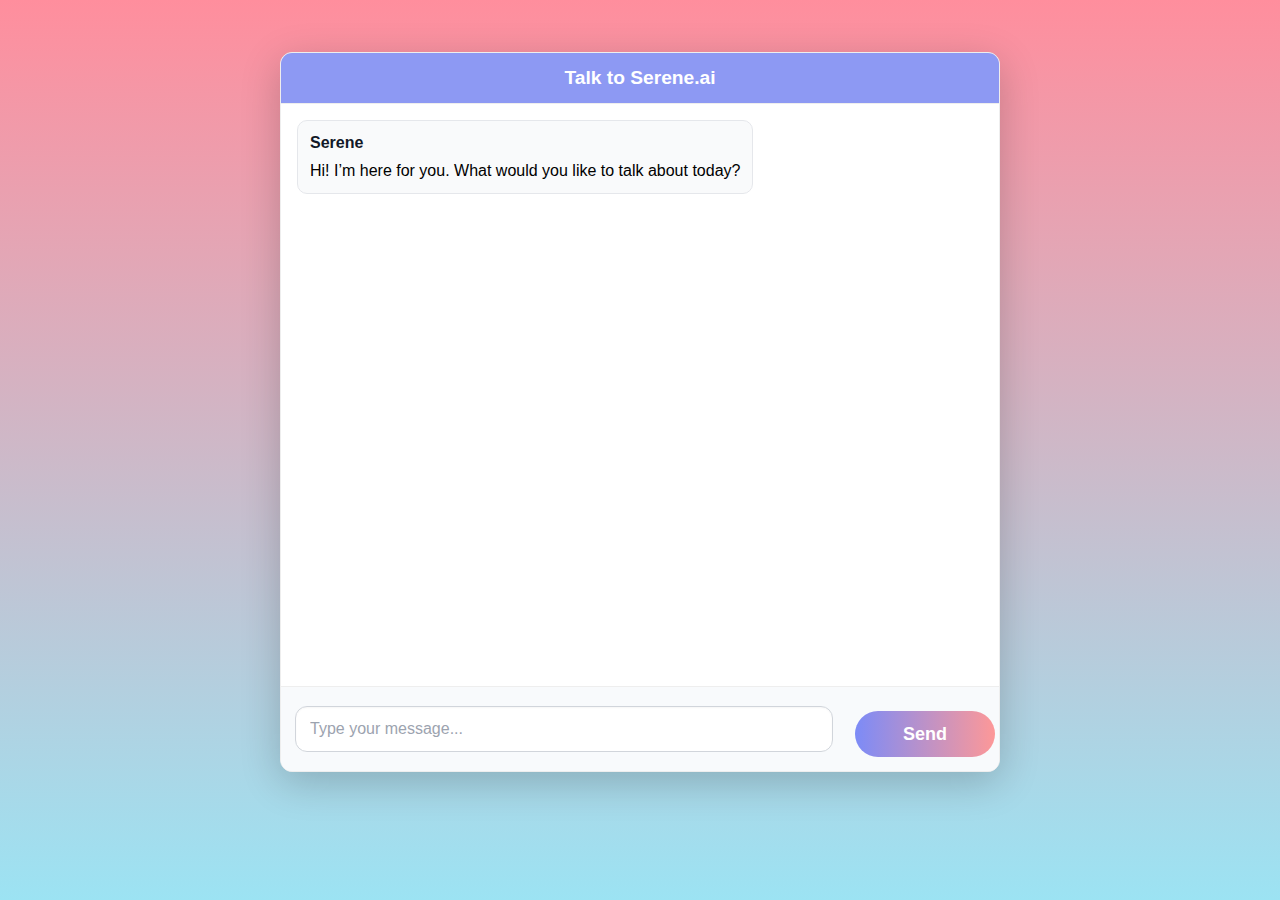
<file: SIH Frontend 2/serene.html>
<!DOCTYPE html>
<html lang="en">
<head>
  <meta charset="UTF-8" />
  <meta name="viewport" content="width=device-width, initial-scale=1.0"/>
  <title>Serene.ai - Chat with AI</title>
  <link rel="stylesheet" href="style.css"/>
  <style>
    /* fallback styles if style.css misses these */
    .chat-container {max-width: 720px; margin: 2rem auto; border: 1px solid #eee; border-radius: 12px; overflow: hidden; background:#fff;}
    .chat-header {padding: 14px 16px; font-weight: 700; background: #8d99f3; border-bottom: 1px solid #eee;}
    .chat-box {height: 60vh; overflow-y: auto; padding: 16px; background:#fff;}
    .chat-input {display: flex; gap: 8px; padding: 12px; border-top: 1px solid #eee; background:#f8fafc;}
    .chat-input input {flex: 1; padding: 10px 12px; border: 1px solid #d1d5db; border-radius: 8px;}
    .btn {padding: 10px 14px; background:#0ea5e9; color:#fff; border-radius: 8px; border:0; cursor:pointer;}
    .btn:disabled {opacity: .6; cursor: not-allowed;}
    .message {margin-bottom: 14px;}
    .message .role {font-weight: 600; margin-bottom: 4px;}
    .user-message {background:#ecfeff; border:1px solid #cffafe; padding:10px 12px; border-radius:10px;}
    .ai-message {background:#f9fafb; border:1px solid #e5e7eb; padding:10px 12px; border-radius:10px;}
    .typing {opacity: .7; font-style: italic;}
    .crisis {color: #b91c1c; font-weight: 700;}
  </style>
</head>
<body>
  <div class="chat-container">
    <div class="chat-header">Talk to Serene.ai</div>

    <div class="chat-box" id="chat-log"></div>

    <div class="chat-input">
      <input type="text" id="chat-input" placeholder="Type your message..." autocomplete="off"/>
      <button id="chat-send" class="btn">Send</button>
    </div>
  </div>

  <script>
    // Update this when you deploy the backend
    const API_BASE = "http://127.0.0.1:8000/v1";

    (function () {
      const log    = document.getElementById("chat-log");
      const input  = document.getElementById("chat-input");
      const sendBtn= document.getElementById("chat-send");

      let typingNode = null;     // "Serene is typing…" handle
      let sending = false;        // simple in-flight guard

      function add(role, text, opts = {}) {
        const wrap = document.createElement("div");
        wrap.className = `message ${role === "You" ? "user-message" : "ai-message"}`;
        if (opts.typing) wrap.classList.add("typing");
        if (opts.crisis) wrap.classList.add("crisis");

        const roleDiv = document.createElement("div");
        roleDiv.className = "role";
        roleDiv.style.color = role === "You" ? "#0f766e" : "#111827";
        roleDiv.textContent = role;

        const textDiv = document.createElement("div");
        textDiv.style.whiteSpace = "pre-wrap";
        textDiv.textContent = text;

        wrap.appendChild(roleDiv);
        wrap.appendChild(textDiv);
        log.appendChild(wrap);
        log.scrollTop = log.scrollHeight;
        return wrap;
      }

      function showTyping() {
        removeTyping();
        typingNode = add("Serene", "Serene is typing…", { typing: true });
      }
      function removeTyping() {
        if (typingNode && typingNode.parentNode) typingNode.parentNode.removeChild(typingNode);
        typingNode = null;
      }

      async function sendMsg() {
        if (sending) return; // avoid double sends
        const text = (input.value || "").trim();
        if (!text) return;

        add("You", text);
        input.value = "";
        input.focus();

        // UI lock + typing indicator
        sending = true;
        sendBtn.disabled = true;
        showTyping();

        // Abort if server hangs too long
        const ctrl = new AbortController();
        const timeout = setTimeout(() => ctrl.abort(), 30000); // 30s

        try {
          const res = await fetch(`${API_BASE}/serene-chat`, {
            method: "POST",
            headers: { "Content-Type": "application/json" },
            body: JSON.stringify({ text }),
            signal: ctrl.signal
          });

          let data;
          try { data = await res.json(); } catch { data = {}; }

          if (!res.ok) {
            const detail = data && (data.detail || data.message);
            throw new Error(detail || res.statusText || "Server error");
          }

          removeTyping();
          add("Serene", data.reply || "I'm here with you.");

          if (data.crisis) {
            add("Serene",
              "If you feel unsafe: please reach out to a local helpline or emergency number. 💙",
              { crisis: true }
            );
          }
        } catch (e) {
          removeTyping();
          add("Serene",
            "I couldn't reach the server right now. Would you like to try a short grounding exercise while we reconnect?"
          );
          console.warn(e);
        } finally {
          clearTimeout(timeout);
          sending = false;
          sendBtn.disabled = false;
        }
      }

      // Wire up UI events
      sendBtn.addEventListener("click", sendMsg);
      input.addEventListener("keydown", (e) => {
        if (e.key === "Enter") sendMsg();
      });

      // Optional: quick backend health check on load (uncomment to use)
      // (async () => {
      //   try {
      //     const r = await fetch(`${API_BASE}/health`, { cache: "no-store" });
      //     if (!r.ok) throw new Error("Backend not healthy");
      //   } catch (e) {
      //     add("Serene", "Please start the backend server before we chat (server_serene.py).");
      //   }
      // })();

      // Warm welcome
      add("Serene", "Hi! I’m here for you. What would you like to talk about today?");
    })();
  </script>
  <style>
  /* --- force the input to actually show up --- */
  .chat-input{ 
    display:flex; 
    align-items:center; 
    gap:12px; 
    padding:14px; 
    background:#f8fafc;
    border-top:1px solid #eee;
    position:relative;
    z-index:1;
  }
  /* some themes add a gradient overlay via ::before — kill it */
  .chat-input::before{ display:none !important; }

  #chat-input{
    flex:1;
    min-height:44px;
    padding:10px 14px;
    border:1px solid #d1d5db !important;
    border-radius:12px !important;
    background:#ffffff !important;
    color:#111827 !important;
    opacity:1 !important;
    box-shadow: inset 0 1px 2px rgba(0,0,0,.04);
    position:relative; 
    z-index:2;
  }
  #chat-input::placeholder{ color:#9ca3af; }
  #chat-input:focus{
    outline:none;
    border-color:#93c5fd;
    box-shadow:0 0 0 3px rgba(59,130,246,.15);
  }

  #chat-send{
    min-width:120px;
    border-radius:24px;
  }
</style>
<style>
  /* Force a simple 2-column layout: [ input | Send ] */
  .chat-input{
    display: grid !important;
    grid-template-columns: 1fr 140px !important;
    align-items: center !important;
    gap: 12px !important;
    padding: 14px !important;
    background: #f8fafc !important;
    border-top: 1px solid #eee !important;
    position: relative !important;
    z-index: 2 !important;
  }

  /* Some themes draw decorative overlays in the footer—turn them off */
  .chat-input::before,
  .chat-input::after,
  .chat-container::after { display: none !important; content: none !important; }

  /* Make the input actually fill the left column */
  #chat-input,
  .chat-input input#chat-input{
    width: 100% !important;
    min-width: 0 !important;      /* fixes "flex-shrink to zero" cases */
    flex: 1 1 auto !important;
    height: 46px !important;
    padding: 10px 14px !important;
    border: 1px solid #d1d5db !important;
    border-radius: 12px !important;
    background: #ffffff !important;
    color: #111827 !important;
    opacity: 1 !important;
    box-shadow: inset 0 1px 2px rgba(0,0,0,.04) !important;
    position: relative !important;
    z-index: 3 !important;
  }
  #chat-input::placeholder{ color:#9ca3af !important; }
  #chat-input:focus{
    outline: none !important;
    border-color: #93c5fd !important;
    box-shadow: 0 0 0 3px rgba(59,130,246,.15) !important;
  }

  /* Button on the right */
  #chat-send{
    height: 46px !important;
    min-width: 120px !important;
    border-radius: 9999px !important;
  }
</style>

</body>
</html>
</file>
<file: SIH Frontend 2/style.css>
/* --- Universal CSS Reset and Base Styles --- */
* {
    margin: 0;
    padding: 0;
    box-sizing: border-box;
    font-family: 'Segoe UI', Tahoma, Geneva, Verdana, sans-serif;
}

ul {
    list-style-type: none;
}

body {
    /* Updated gradient from your screenshot */
    background: linear-gradient(180deg, #FF8E9D 0%, #9CE3F3 100%);
    min-height: 100vh;
    display: flex;
    justify-content: center;
    align-items: flex-start;
    padding: 20px;
    overflow-y: auto;
    position: relative;
}

/* --- Login/Signup Page Styles --- */
.container {
    width: 100%;
    max-width: 800px;
    background: rgba(255, 255, 255, 0.95);
    border-radius: 20px;
    box-shadow: 0 15px 35px rgba(0, 0, 0, 0.2);
    overflow: hidden;
    position: relative;
    z-index: 2;
    margin: auto;
}

.header {
    /* Updated header background to match new theme */
    background: linear-gradient(to right, #f8a8b1, #a1e2f4);
    padding: 30px;
    text-align: center;
    color: white;
}

.header h1 {
    font-size: 2.5rem;
    margin-bottom: 10px;
    font-weight: 600;
}

.header p {
    font-size: 1.2rem;
    opacity: 0.9;
}

.content-section {
    padding: 30px;
}

.welcome-text {
    text-align: center;
    margin-bottom: 30px;
    color: #333;
}

.welcome-text h2 {
    font-size: 1.8rem;
    margin-bottom: 10px;
    color: #4A90E2; /* Adjusted for better contrast with new theme */
}

.form-section {
    margin-bottom: 25px;
}

.form-section h3 {
    margin-bottom: 15px;
    color: #4A90E2; /* Adjusted for better contrast with new theme */
    border-bottom: 2px solid #eee;
    padding-bottom: 8px;
}

.input-group {
    margin-bottom: 20px;
}

label {
    display: block;
    margin-bottom: 8px;
    font-weight: 500;
    color: #555;
}

input {
    width: 100%;
    padding: 15px;
    border: none;
    border-radius: 10px;
    font-size: 16px;
    color: #333;
    transition: all 0.4s ease-in-out; /* Smoother transition */
    background: linear-gradient(to right, #F8E0E9, #E0F0F9); /* Lighter input background */
}

input:focus {
    outline: none;
    transform: scale(1.01);
    box-shadow: 0 0 10px rgba(156, 227, 243, 0.5); /* Shadow matching new theme */
}

.btn {
    /* Updated button gradient */
    background: linear-gradient(to right, #A7B1FF, #FFABAB);
    color: white;
    border: none;
    padding: 16px;
    border-radius: 10px;
    font-size: 18px;
    cursor: pointer;
    width: 100%;
    font-weight: 600;
    transition: transform 0.3s ease-in-out, box-shadow 0.3s ease-in-out; /* Smoother transition */
    margin-top: 10px;
    text-decoration: none;
    display: flex;
    align-items: center;
    justify-content: center;
}

.btn:hover {
    transform: translateY(-5px); /* Increased hover effect */
    box-shadow: 0 8px 20px rgba(0, 0, 0, 0.15); /* Stronger shadow on hover */
}

.btn:active {
    transform: translateY(0);
}

.form-link {
    text-align: center;
    margin-top: 20px;
    color: #555;
}

.form-link a {
    color: #4A90E2; /* Adjusted for better contrast with new theme */
    text-decoration: none;
    font-weight: 600;
    transition: color 0.3s ease-in-out;
}

.form-link a:hover {
    text-decoration: underline;
    color: #79A3E8; /* Slightly lighter on hover */
}

.hidden {
    display: none;
}

.footer {
    position: fixed;
    bottom: 0;
    width: 100%;
    text-align: center;
    padding: 10px 0;
    color: white;
    font-size: 0.9rem;
    z-index: 1;
}

.footer a {
    color: white;
    text-decoration: none;
    transition: text-decoration 0.2s;
}

.footer a:hover {
    text-decoration: underline;
}

/* --- Animated Background Bubbles --- */
.bubbles {
    position: absolute;
    width: 100%;
    height: 100%;
    top: 0;
    left: 0;
    overflow: hidden;
    z-index: 1;
}

.bubbles li {
    position: absolute;
    display: block;
    list-style: none;
    width: 20px; /* Slightly smaller bubbles */
    height: 20px;
    background: rgba(255, 255, 255, 0.3); /* Slightly more opaque */
    animation: animate 20s linear infinite; /* Faster animation */
    bottom: -150px;
    /* Increased number of bubbles by generating more list items */
}
.bubbles li:nth-child(1){ left: 25%; width: 30px; height: 30px; animation-delay: 0s; animation-duration: 10s; }
.bubbles li:nth-child(2){ left: 10%; width: 20px; height: 20px; animation-delay: 2s; animation-duration: 12s; }
.bubbles li:nth-child(3){ left: 70%; width: 25px; height: 25px; animation-delay: 4s; animation-duration: 14s; }
.bubbles li:nth-child(4){ left: 40%; width: 40px; height: 40px; animation-delay: 0s; animation-duration: 16s; }
.bubbles li:nth-child(5){ left: 65%; width: 35px; height: 35px; animation-delay: 0s; animation-duration: 10s; }
.bubbles li:nth-child(6){ left: 75%; width: 20px; height: 20px; animation-delay: 3s; animation-duration: 18s; }
.bubbles li:nth-child(7){ left: 35%; width: 30px; height: 30px; animation-delay: 7s; animation-duration: 15s; }
.bubbles li:nth-child(8){ left: 50%; width: 25px; height: 25px; animation-delay: 1s; animation-duration: 13s; }
.bubbles li:nth-child(9){ left: 85%; width: 45px; height: 45px; animation-delay: 5s; animation-duration: 11s; }
.bubbles li:nth-child(10){ left: 15%; width: 30px; height: 30px; animation-delay: 8s; animation-duration: 17s; }
.bubbles li:nth-child(11){ left: 5%; width: 25px; height: 25px; animation-delay: 1s; animation-duration: 19s; }
.bubbles li:nth-child(12){ left: 90%; width: 35px; height: 35px; animation-delay: 6s; animation-duration: 12s; }
.bubbles li:nth-child(13){ left: 20%; width: 40px; height: 40px; animation-delay: 0s; animation-duration: 14s; }
.bubbles li:nth-child(14){ left: 60%; width: 20px; height: 20px; animation-delay: 3s; animation-duration: 10s; }
.bubbles li:nth-child(15){ left: 80%; width: 30px; height: 30px; animation-delay: 5s; animation-duration: 16s; }
.bubbles li:nth-child(16){ left: 30%; width: 25px; height: 25px; animation-delay: 2s; animation-duration: 11s; }
.bubbles li:nth-child(17){ left: 45%; width: 40px; height: 40px; animation-delay: 7s; animation-duration: 13s; }
.bubbles li:nth-child(18){ left: 55%; width: 35px; height: 35px; animation-delay: 4s; animation-duration: 15s; }
.bubbles li:nth-child(19){ left: 10%; width: 20px; height: 20px; animation-delay: 9s; animation-duration: 17s; }
.bubbles li:nth-child(20){ left: 70%; width: 30px; height: 30px; animation-delay: 0s; animation-duration: 19s; }


@keyframes animate {
    0% { transform: translateY(0) rotate(0deg); opacity: 1; border-radius: 0; }
    100% { transform: translateY(-1000px) rotate(720deg); opacity: 0; border-radius: 50%; }
}

/* --- Homepage Styles --- */
.home-content {
    padding: 30px;
    text-align: center;
}

.greeting-section {
    background: #fdf0f4;
    border-radius: 15px;
    padding: 20px;
    margin-bottom: 20px;
    text-align: center;
}

.greeting-section h2 {
    font-size: 1.5rem;
    color: #333;
    margin-bottom: 15px;
}

.emoji-container {
    display: flex;
    justify-content: space-around;
    margin-bottom: 15px;
}

.emoji-button {
    font-size: 2.5rem;
    cursor: pointer;
    transition: transform 0.3s ease-in-out;
}

.emoji-button:hover {
    transform: scale(1.2);
}

.button-group {
    display: flex;
    flex-direction: column;
    gap: 20px;
}

.button-group a.btn {
    padding: 20px;
    margin-top: 0;
    /* Use new theme colors for homepage buttons or adjust */
    background: linear-gradient(to right, #818ff9, #fc8585);
}
/* Ensure consistency for other buttons if they need different gradients */
.button-group .talk-serene { background: linear-gradient(to right, #8895fa, #f49090); }
.button-group .meditation { background: linear-gradient(to right, #aeddea, #8bdbbe); } /* Example adjustment */
.button-group .journal { background: linear-gradient(to right, #f7d59d, #f1a367); } /* Example adjustment */
.button-group .counseling { background: linear-gradient(to right, #f9abad, #f8a8b1); } /* Example adjustment */
.button-group .community { background: linear-gradient(to right, #f19fe0, #e076f6); } /* Example adjustment */


/* --- Booking Page Styles --- */
.booking-container {
    background-color: #f7fbf8;
    max-width: 900px;
    width: 90%;
    border-radius: 20px;
    box-shadow: 0 10px 40px rgba(0, 0, 0, 0.1);
    padding: 30px;
    display: flex;
    flex-direction: column;
    font-family: Arial, sans-serif;
    margin: auto;
}

.header-container {
    display: flex;
    justify-content: center;
    align-items: center;
    margin-bottom: 30px;
}

.header-center {
    position: relative;
    padding: 8px 30px;
    background-color: #fce8c7;
    border-radius: 25px;
    clip-path: polygon(10% 0, 90% 0, 100% 50%, 90% 100%, 10% 100%, 0% 50%);
    box-shadow: inset 0 -3px 0 rgba(0,0,0,0.1);
}

.ribbon {
    font-weight: bold;
    color: #7b4f3b;
    font-size: 1.1rem;
}

.section-title {
    font-size: 1.8rem;
    color: #333;
    margin-bottom: 25px;
}

.expert-profile {
    display: flex;
    align-items: center;
    background: #fdf2e3;
    border-radius: 15px;
    padding: 20px;
    box-shadow: 0 5px 15px rgba(0, 0, 0, 0.05);
    margin-bottom: 40px;
}

.profile-image img {
    width: 100px;
    height: 100px;
    border-radius: 50%;
    margin-right: 25px;
}

.profile-details h3 {
    margin: 0;
    font-size: 1.5rem;
}

.profile-details .specialty {
    color: #6e8efb;
    font-weight: bold;
    margin: 8px 0;
}

.profile-details .qualification {
    color: #888;
    font-size: 1rem;
}

.subsection-title {
    font-size: 1.5rem;
    color: #555;
    margin-bottom: 20px;
}

.date-selector, .time-selector {
    display: flex;
    justify-content: space-between;
    gap: 15px;
    margin-bottom: 40px;
}

.date-option, .time-option {
    display: flex;
    flex-direction: column;
    align-items: center;
    padding: 15px;
    border-radius: 15px;
    border: 2px solid #ccc;
    cursor: pointer;
    transition: all 0.3s ease-in-out;
    flex: 1;
}

.date-option.selected, .time-option.selected {
    background-color: #FFABAB; /* Use a color from the new theme */
    color: white;
    border-color: #A7B1FF; /* Use a color from the new theme */
}

.time-option i {
    font-size: 1.5rem;
    margin-bottom: 8px;
}

.book-btn {
    width: 100%;
    padding: 20px;
    background: linear-gradient(to right, #7887f9, #f89d9d); /* Use new theme colors */
    color: white;
    border: none;
    border-radius: 30px;
    font-size: 1.4rem;
    font-weight: bold;
    cursor: pointer;
    transition: transform 0.3s ease-in-out, box-shadow 0.3s ease-in-out;
}

.book-btn:hover {
    transform: translateY(-5px);
    box-shadow: 0 8px 20px rgba(0, 0, 0, 0.15);
}

.note {
    font-size: 0.9rem;
    color: #888;
    text-align: center;
    margin-top: 20px;
}

.time-selector-dropdown {
    width: 100%;
    margin-bottom: 40px;
}

#time-dropdown {
    width: 100%;
    padding: 15px;
    border: 2px solid #ccc;
    border-radius: 15px;
    font-size: 1rem;
    color: #555;
    background-color: white;
    appearance: none;
    -webkit-appearance: none;
    -moz-appearance: none;
    cursor: pointer;
    background-image: url('data:image/svg+xml;charset=US-ASCII,%3Csvg%20xmlns%3D%22http%3A%2F%2Fwww.w3.org%2F2000%2Fsvg%22%20width%3D%22292.4%22%20height%3D%22292.4%22%3E%3Cpath%20fill%3D%22%23A7B1FF%22%20d%3D%22M287%20163.6l-14.3-14.3-118-118c-3.7-3.7-8.7-5.5-13.7-5.5s-10%201.8-13.7%205.5L5.4%20149.3%2011.6%20155.5c-3.7-3.7-5.5-8.7-5.5-13.7s1.8-10%205.5-13.7L132.8%205.4c3.7-3.7%208.7-5.5%2013.7-5.5s10%201.8%2013.7%205.5l118%20118%206.2%206.2-14.3%2014.3z%22%2F%3E%3Cpath%20fill%3D%22%23A7B1FF%22%20d%3D%22M146.2%20292.4c-5%200-10-1.8-13.7-5.5L5.4%20168.1%2011.6%20161.9c3.7%203.7%208.7%205.5%2013.7%205.5s10-1.8%2013.7-5.5l118%20118c3.7%203.7%208.7%205.5%2013.7%205.5s10-1.8%2013.7-5.5l118-118c3.7-3.7%205.5-8.7%205.5-13.7s-1.8-10-5.5-13.7l-6.2-6.2%2014.3-14.3%20-6.2-6.2L160%20286.9c-3.7%203.7-8.7%205.5-13.7%205.5z%22%2F%3E%3C%2Fsvg%3E');
    background-repeat: no-repeat;
    background-position: right 15px top 50%;
    background-size: 15px;
}

/* --- Chatbot Page Styles --- */
.chat-container {
    width: 100%;
    max-width: 600px;
    height: 80vh;
    display: flex;
    flex-direction: column;
    background-color: white;
    border-radius: 20px;
    box-shadow: 0 10px 40px rgba(0, 0, 0, 0.2);
    overflow: hidden;
    margin: auto;
}

.chat-header {
    padding: 20px;
    /* Updated gradient for chat header */
    background: linear-gradient(to right, #fc9a9a, #8d99f3);
    color: white;
    text-align: center;
    font-size: 1.2rem;
    font-weight: bold;
}

.chat-box {
    flex-grow: 1;
    padding: 20px;
    overflow-y: auto;
    display: flex;
    flex-direction: column;
    gap: 15px;
}

.message {
    max-width: 80%;
    padding: 12px;
    border-radius: 15px;
    line-height: 1.5;
    word-wrap: break-word;
}

.ai-message {
    background-color: #f0f0f0;
    align-self: flex-start;
}

.user-message {
    background-color: #e3f2fd;
    align-self: flex-end;
}

.chat-input {
    display: flex;
    padding: 15px;
    border-top: 1px solid #ddd;
}

.chat-input input {
    flex-grow: 1;
    padding: 12px;
    border: 1px solid #ccc;
    border-radius: 25px;
    font-size: 1rem;
    outline: none;
}

.chat-input button {
    margin-left: 10px;
    padding: 12px 20px;
    border: none;
    /* Updated button gradient */
    background: linear-gradient(to right, #7c8bf7, #fd9898);
    color: white;
    border-radius: 25px;
    cursor: pointer;
    font-weight: bold;
    transition: transform 0.2s ease-in-out;
}

.chat-input button:hover {
    transform: translateY(-2px);
}

/* --- Journal Page Styles --- */
.journal-container {
    display: flex;
    width: 100%;
    height: 100vh;
    background: transparent;
    box-shadow: none;
    border-radius: 0;
}

.journal-sidebar {
    width: 280px;
    background-color: #fcfcfc;
    border-right: 1px solid #e0e0e0;
    padding: 20px 0;
    box-shadow: 2px 0 5px rgba(0, 0, 0, 0.05);
    display: flex;
    flex-direction: column;
    overflow-y: auto;
}

.sidebar-header {
    padding: 0 20px 20px;
    border-bottom: 1px solid #dcdcdc; /* Adjusted for new theme */
}

.sidebar-header h2 {
    font-size: 1.2rem;
    color: #333;
    font-weight: 500;
}

.sidebar-menu {
    flex-grow: 1;
    overflow-y: auto;
    padding: 10px 0;
}

.sidebar-item {
    display: block;
    padding: 10px 20px;
    text-decoration: none;
    color: #555;
    transition: background-color 0.3s ease-in-out;
    font-size: 1rem;
    font-weight: 400;
    white-space: nowrap;
    overflow: hidden;
    text-overflow: ellipsis;
}

.sidebar-item:hover {
    background-color: #f0f0f0;
}

.sidebar-item.active {
    background-color: #e0e0e0;
    font-weight: 600;
}

.sidebar-item i {
    margin-right: 10px;
    color: #777;
}

.journal-content {
    flex-grow: 1;
    display: flex;
    flex-direction: column;
    padding: 40px;
    background: linear-gradient(135deg, #f89c9c, #95a1f8); /* Updated journal content background */
}

.content-header {
    display: flex;
    justify-content: flex-end;
    align-items: center;
    margin-bottom: 20px;
}

.journal-btn {
    padding: 12px 25px;
    background-color: #ededef;
    color: rgb(17, 16, 16);
    border: none;
    border-radius: 5px;
    cursor: pointer;
    font-weight: bold;
    transition: background-color 0.3s ease-in-out;
}

.journal-btn:hover {
    background-color: #d8d8d8;
    transform: translateY(-2px);
    box-shadow: 0 4px 10px rgba(0, 0, 0, 0.1);
}

.content-body {
    flex-grow: 1;
}

.journal-title-input {
    width: 100%;
    font-size: 3rem;
    font-weight: 700;
    border: none;
    outline: none;
    margin-bottom: 20px;
    background: transparent;
    color: white;
}

.journal-editor {
    width: 100%;
    min-height: 400px;
    font-size: 1.1rem;
    line-height: 1.6;
    border: none;
    outline: none;
    background: transparent;
    color: white;
}

.journal-editor:empty:before {
    content: attr(placeholder);
    color: #f0f0f0;
    font-style: italic;
}

/* Styling for the delete button in the journal sidebar */
.sidebar-item-wrapper {
    display: flex;
    justify-content: space-between;
    align-items: center;
    padding: 0 20px;
    transition: background-color 0.2s;
}

.sidebar-item-wrapper:hover {
    background-color: #f0f0f0;
}

.sidebar-item {
    padding: 10px 0;
    flex-grow: 1;
}

.delete-journal-btn {
    color: #a777e3;
    cursor: pointer;
    font-size: 1rem;
    opacity: 0; /* Initially hidden */
    padding: 5px;
    transition: opacity 0.2s;
}

.sidebar-item-wrapper:hover .delete-journal-btn {
    opacity: 1; /* Fade in on hover */
}

/* --- Meditations Page Styles --- */
.meditation-page-container {
    width: 100%;
    max-width: 1200px;
    margin: 50px auto;
    padding: 40px;
    background: white;
    border-radius: 20px;
    box-shadow: 0 15px 35px rgba(0, 0, 0, 0.2);
    display: flex;
    flex-direction: column;
    align-items: center;
    overflow-y: auto;
}

.meditation-header {
    text-align: center;
    margin-bottom: 30px;
}

.meditation-header h2 {
    font-size: 2.5rem;
    color: #4A90E2; /* Adjusted for new theme */
    margin-bottom: 10px;
}

.meditation-header p {
    font-size: 1.1rem;
    color: #555;
    opacity: 0.9;
}

.meditation-grid {
    display: grid;
    grid-template-columns: repeat(auto-fill, minmax(280px, 1fr));
    gap: 25px;
    width: 100%;
}

.meditation-card {
    background: #f8f8ff;
    border-radius: 15px;
    padding: 25px;
    text-align: center;
    box-shadow: 0 5px 15px rgba(0, 0, 0, 0.05);
    transition: transform 0.3s ease-in-out, box-shadow 0.3s ease-in-out;
    display: flex;
    flex-direction: column;
    justify-content: space-between;
    align-items: center;
    min-height: 250px;
}

.meditation-card:hover {
    transform: translateY(-5px);
    box-shadow: 0 8px 20px rgba(0, 0, 0, 0.1);
}

.card-icon {
    font-size: 3rem;
    margin-bottom: 15px;
}

.card-title {
    font-size: 1.3rem;
    font-weight: 600;
    color: #333;
    margin-bottom: 8px;
}

.card-duration, .card-purpose, .card-notes {
    font-size: 0.9rem;
    color: #777;
    margin-bottom: 5px;
}

.play-btn {
    margin-top: 15px;
    padding: 10px 20px;
    border: none;
    background: linear-gradient(to right, #5668ef, #f99797); /* Updated button gradient */
    color: white;
    font-weight: bold;
    border-radius: 25px;
    cursor: pointer;
    transition: transform 0.3s ease-in-out;
}

.play-btn:hover {
    transform: scale(1.05);
}

/* --- Community Page Styles --- */
.community-page-wrapper {
    width: 100%;
    height: 100vh;
    background: linear-gradient(180deg, #FF8E9D 0%, #9CE3F3 100%); /* Updated community page background */
    display: flex;
    flex-direction: column;
    align-items: center;
    overflow-y: auto;
}

.welcome-banner {
    text-align: center;
    padding: 30px 20px;
    color: white;
    width: 100%;
    max-width: 1200px;
    margin-bottom: 30px;
}

.welcome-banner h2 {
    font-size: 2.8rem;
    margin-bottom: 15px;
    font-weight: 700;
    text-shadow: 0 2px 5px rgba(0, 0, 0, 0.2);
}

.welcome-banner p {
    font-size: 1.2rem;
    margin-bottom: 20px;
    line-height: 1.6;
}

.welcome-banner a {
    color: #f0f0f0;
    text-decoration: underline;
    font-weight: 500;
    font-size: 1rem;
    transition: color 0.3s ease-in-out;
}

.welcome-banner a:hover {
    color: white;
}

.community-container {
    display: flex;
    justify-content: center;
    gap: 40px;
    padding: 0 50px 50px;
    width: 100%;
    max-width: 1400px;
    margin: auto;
    flex-grow: 1;
}

.community-main {
    flex: 2;
    max-width: 800px;
    background: white;
    padding: 40px;
    border-radius: 20px;
    box-shadow: 0 10px 30px rgba(0, 0, 0, 0.1);
    display: flex;
    flex-direction: column;
    height: fit-content;
}

.community-title {
    font-size: 2.2rem;
    color: #4A90E2; /* Adjusted for new theme */
    margin-bottom: 25px;
}

.post-feed {
    display: flex;
    flex-direction: column;
    gap: 25px;
    flex-grow: 1;
}

.post-item {
    background: #f8f8ff;
    padding: 25px;
    border-radius: 15px;
    box-shadow: 0 2px 10px rgba(0, 0, 0, 0.05);
}

.post-header {
    display: flex;
    justify-content: space-between;
    align-items: center;
    margin-bottom: 10px;
    position: relative;
}

.post-author {
    font-weight: bold;
    color: #333;
}

.post-date {
    font-size: 0.9rem;
    color: #777;
}

.post-content-text {
    color: #555;
    line-height: 1.6;
}

.community-sidebar {
    flex: 1;
    min-width: 300px;
    display: flex;
    flex-direction: column;
    gap: 25px;
}

.left-sidebar {
    order: -1;
}

.right-sidebar {
    order: 1;
}

.sidebar-card {
    background: white;
    padding: 25px;
    border-radius: 15px;
    box-shadow: 0 5px 15px rgba(0, 0, 0, 0.05);
}

.sidebar-card h3 {
    color: #4A90E2; /* Adjusted for new theme */
    margin-bottom: 15px;
}

.sidebar-card p, .sidebar-card a, .sidebar-card ul, .sidebar-card li {
    font-size: 1rem;
    color: #555;
}

.sidebar-card a {
    color: #4A90E2; /* Adjusted for new theme */
    text-decoration: none;
    transition: color 0.3s ease-in-out;
}

.sidebar-card a:hover {
    text-decoration: underline;
}

.sidebar-card ul {
    list-style-type: none;
    padding: 0;
    margin: 0;
}

.sidebar-card li {
    margin-bottom: 8px;
    color: #333;
}

.post-form-card {
    background-color: #fce8c7;
}

.post-form {
    display: flex;
    flex-direction: column;
    margin-top: 20px;
}

.post-form textarea {
    width: 100%;
    padding: 15px;
    border: 1px solid #ddd;
    border-radius: 10px;
    resize: vertical;
    font-size: 1rem;
    margin-bottom: 10px;
}

#post-btn {
    align-self: flex-end;
    padding: 12px 30px;
    border: none;
    background: linear-gradient(to right, #7c8bfa, #ed9393); /* Updated button gradient */
    color: white;
    font-weight: bold;
    border-radius: 20px;
    cursor: pointer;
    transition: transform 0.3s ease-in-out;
}

#post-btn:hover {
    transform: translateY(-2px);
}

.my-posts-card {
    background-color: #f8f8ff;
}

.delete-btn {
    background: none;
    border: none;
    color: #FFABAB; /* Adjusted for new theme */
    cursor: pointer;
    font-size: 1rem;
    opacity: 0.7;
    transition: opacity 0.3s ease-in-out;
    margin-left: 10px;
    padding: 5px;
    border-radius: 5px;
}

.delete-btn:hover {
    opacity: 1;
    background-color: rgba(255, 171, 171, 0.1); /* Lighter hover background */
}

.post-item .post-meta-container {
    display: flex;
    flex-direction: column;
    align-items: flex-start;
}

.post-item .post-date {
    margin-top: 5px;
}
</file>
